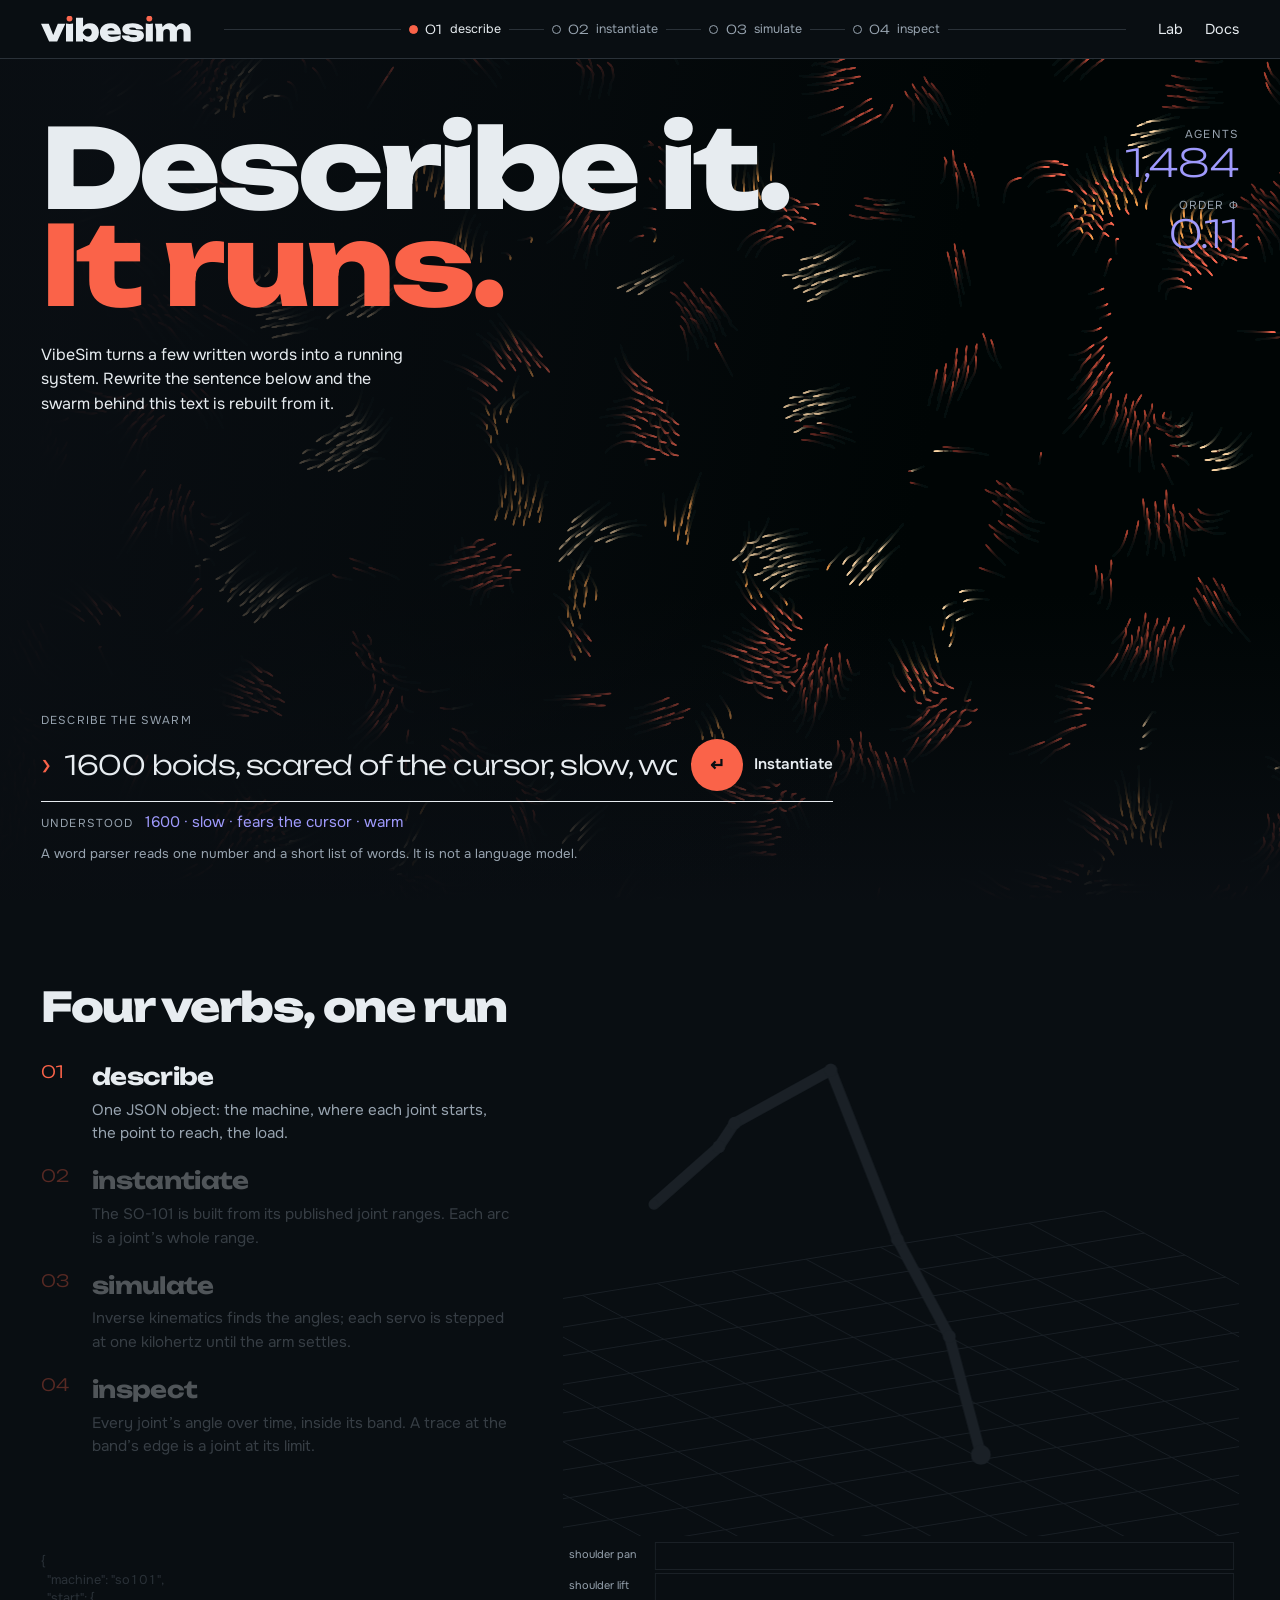
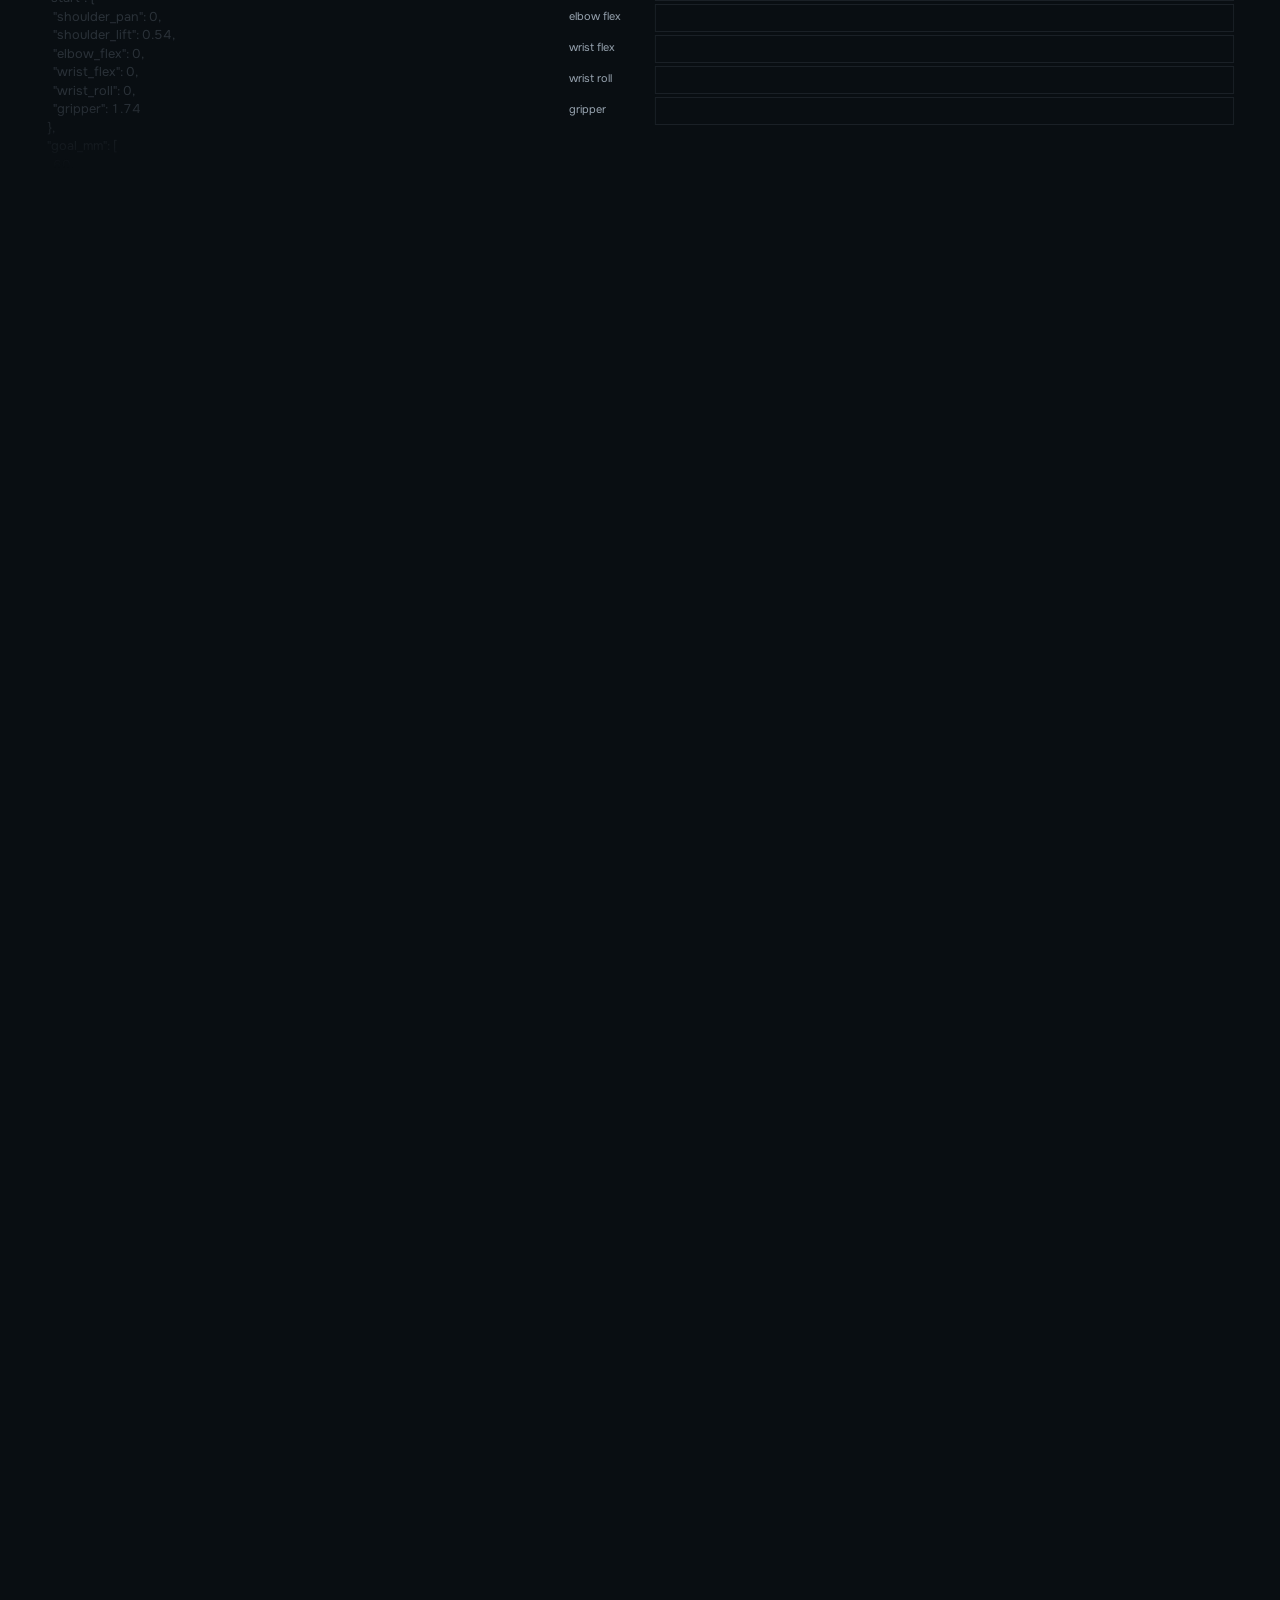
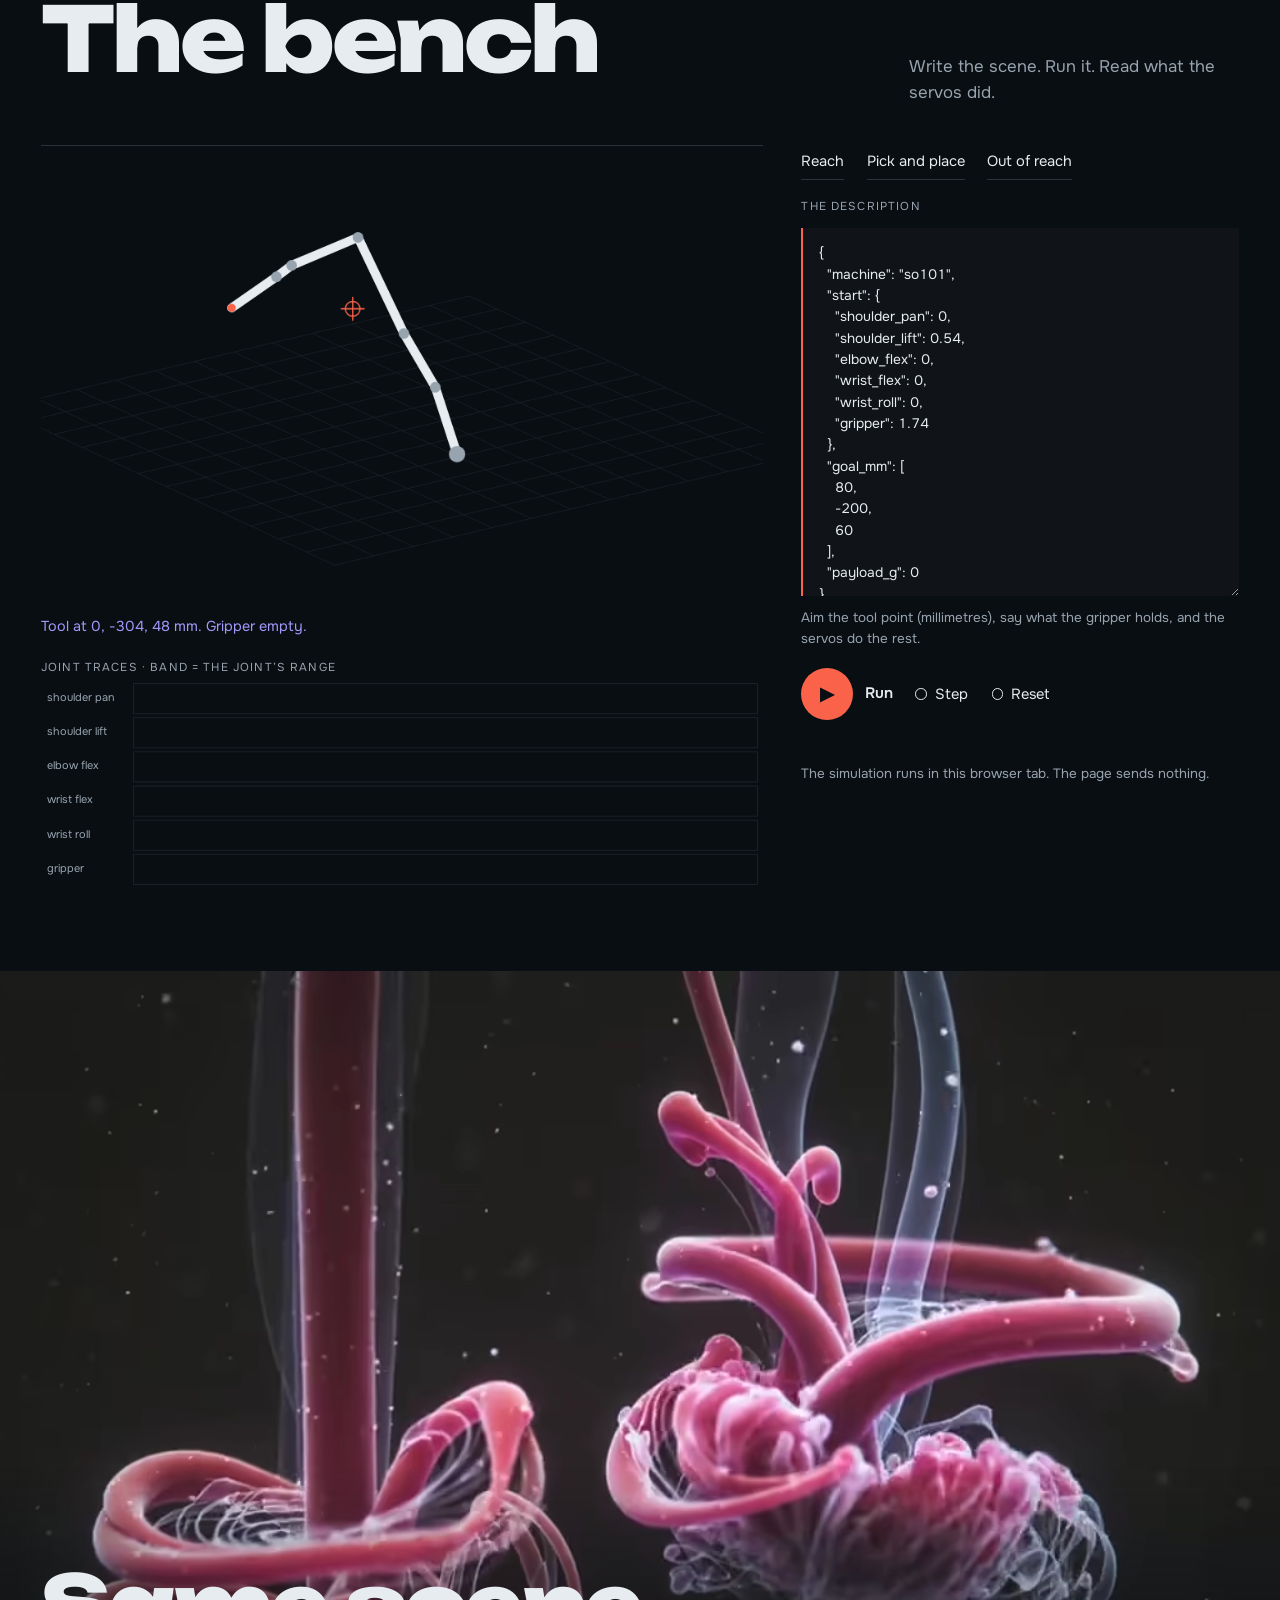
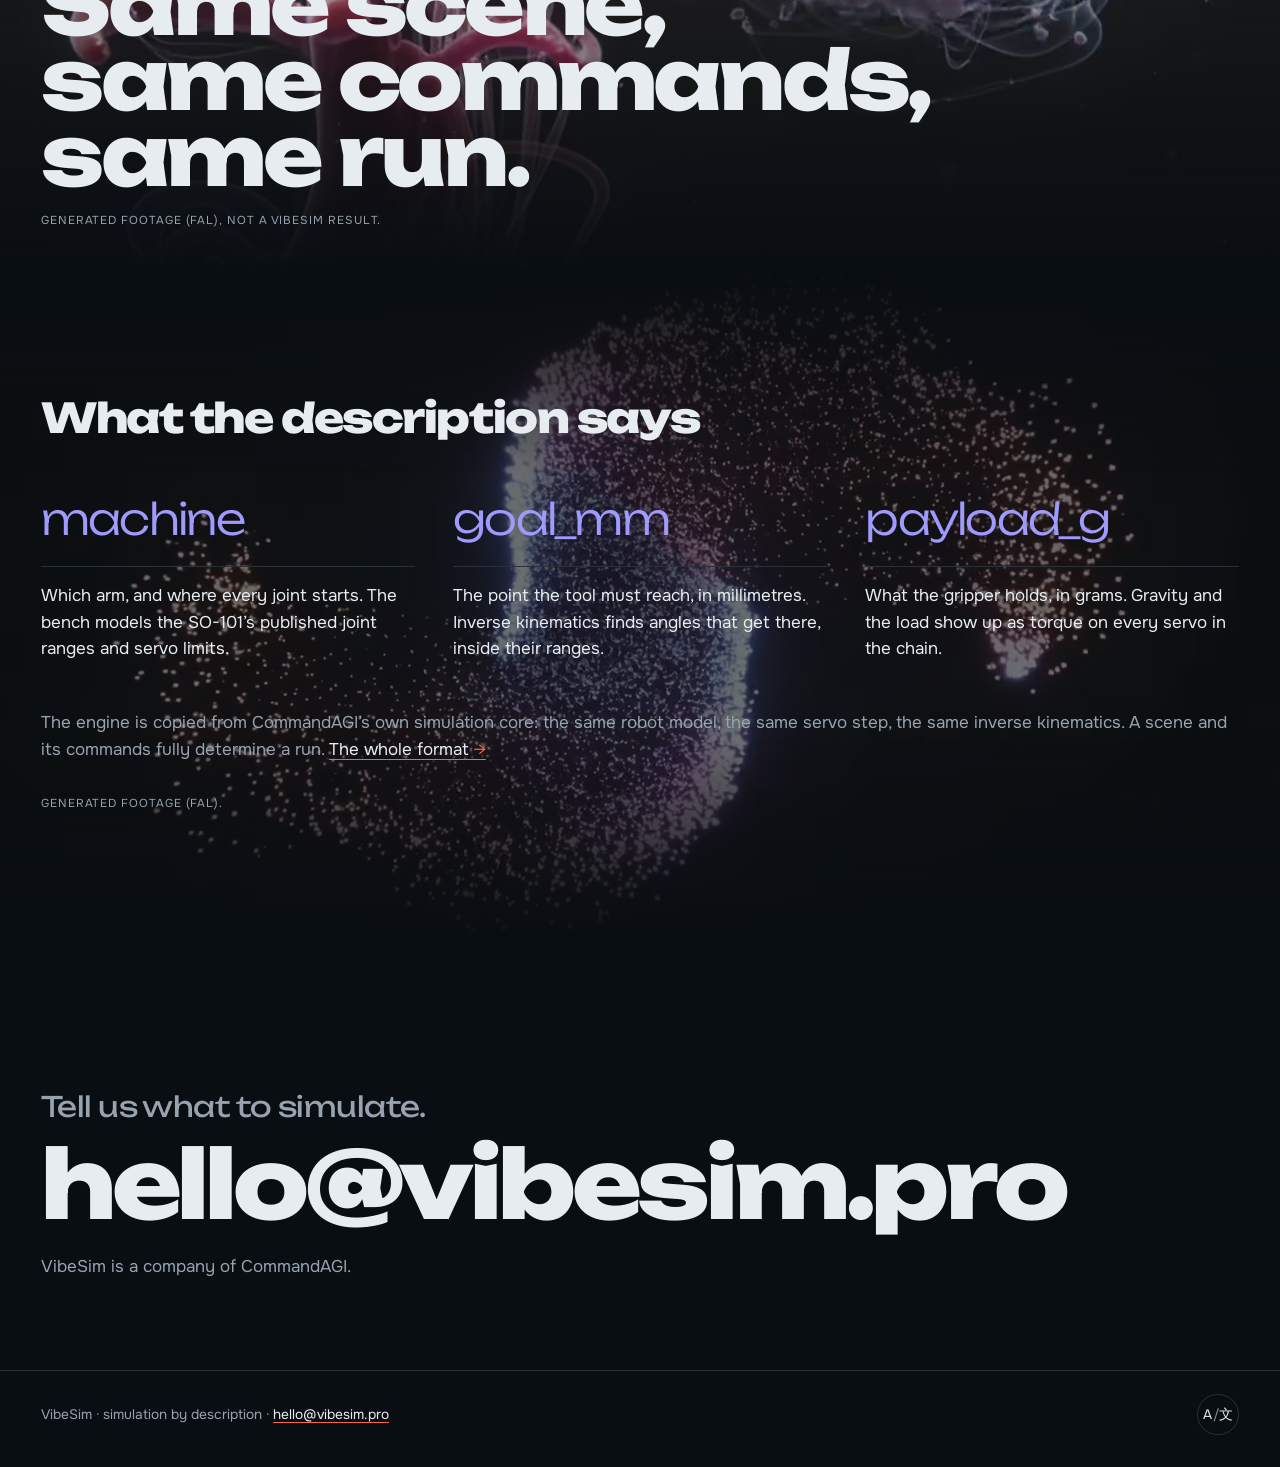
<file: index.html>
<!doctype html>
<html lang="en">
<head>
<meta charset="utf-8" />
<meta name="viewport" content="width=device-width, initial-scale=1, viewport-fit=cover" />
<title>VibeSim — simulation by description</title>
<meta name="description" content="VibeSim runs a simulation from a short written description. Type a sentence and a swarm becomes it; write a scene and a servo-driven arm runs it, in your browser." />
<meta name="theme-color" content="#0b0e12" />
<meta name="color-scheme" content="dark" />
<link rel="canonical" href="https://vibesim.commandagi.app/" />
<link rel="alternate" hreflang="en" href="https://vibesim.commandagi.app/" />
<link rel="alternate" hreflang="es" href="https://vibesim.commandagi.app/es/" />
<link rel="alternate" hreflang="zh-Hans" href="https://vibesim.commandagi.app/zh-Hans/" />
<meta property="og:title" content="VibeSim — simulation by description" />
<meta property="og:description" content="VibeSim runs a simulation from a short written description. Type a sentence and a swarm becomes it; write a scene and a servo-driven arm runs it, in your browser." />
<meta property="og:image" content="https://vibesim.commandagi.app/og.png" />
<meta property="og:url" content="https://vibesim.commandagi.app/" />
<meta name="twitter:card" content="summary_large_image" />
<link rel="icon" href="mark.svg" type="image/svg+xml" />
<link rel="apple-touch-icon" href="touch-icon.png" />
<link rel="preload" href="fonts/unbounded.woff2" as="font" type="font/woff2" crossorigin />
<link rel="stylesheet" href="style.css" />
</head>
<body class="home">
<a class="skip" href="#lab">Skip to the lab</a>
<header class="bar">
  <a class="brand" href="./" aria-label="VibeSim"><img class="brand__word" src="wordmark.svg" alt="VibeSim" width="151" height="26" /></a>
  <ol class="rail" aria-label="Phases of a run">
    <li><a href="#verbs" data-rail="0"><span class="rail__n">01</span> describe</a></li>
    <li><a href="#verbs" data-rail="1"><span class="rail__n">02</span> instantiate</a></li>
    <li><a href="#verbs" data-rail="2"><span class="rail__n">03</span> simulate</a></li>
    <li><a href="#verbs" data-rail="3"><span class="rail__n">04</span> inspect</a></li>
  </ol>
  <nav class="bar__nav" aria-label="Main">
    <a href="#lab">Lab</a>
    <a href="docs/">Docs</a>
  </nav>
</header>

<main>
  <section class="hero" aria-labelledby="hero-title">
    <canvas id="swarm" class="hero__field" role="img" aria-label="A boids swarm, simulated in this tab from the sentence"></canvas>
    <div class="hero__grid">
      <h1 id="hero-title" class="hero__title"><span>Describe it.</span> <span class="hero__title-run">It runs.</span></h1>
      <p class="hero__lede">VibeSim turns a few written words into a running system. Rewrite the sentence below and the swarm behind this text is rebuilt from it.</p>
      <dl class="readout" aria-hidden="true">
        <div><dt>agents</dt><dd id="count">—</dd></div>
        <div><dt>order φ</dt><dd id="phi">—</dd></div>
      </dl>
      <form class="prompt" id="describe">
        <label class="prompt__label" for="sentence">Describe the swarm</label>
        <div class="prompt__row">
          <span class="prompt__caret" aria-hidden="true">›</span>
          <input class="prompt__input" id="sentence" name="sentence" value="1600 boids, scared of the cursor, slow, warm" autocomplete="off" spellcheck="false" enterkeyhint="go" aria-describedby="swarm-note understood-line" />
          <button class="disc" type="submit"><span class="disc__glyph" aria-hidden="true">↵</span><span class="disc__label">Instantiate</span></button>
        </div>
        <p class="prompt__understood" id="understood-line"><span class="prompt__k">Understood</span> <output id="understood" aria-live="polite"></output></p>
        <p class="prompt__note" id="swarm-note">A word parser reads one number and a short list of words. It is not a language model. <button type="button" class="hair still-only" id="swarm-step">Step</button></p>
      </form>
    </div>
    <script type="application/json" id="swarm-strings">{"slow":"slow","fast":"fast","fears the cursor":"fears the cursor","follows the cursor":"follows the cursor","warm":"warm","cold":"cold","tight":"tight","loose":"loose","wind":"wind","swirl":"swirl","(nothing)":"no word I know: the defaults"}</script>
  </section>

  <section class="verbs" id="verbs" aria-labelledby="verbs-title">
    <div class="verbs__stage">
      <h2 id="verbs-title" class="verbs__title">Four verbs, one run</h2>
      <ol class="verbs__list">
        <li data-verb="0"><span class="verbs__n">01</span><strong>describe</strong><span class="verbs__text">One JSON object: the machine, where each joint starts, the point to reach, the load.</span></li>
        <li data-verb="1"><span class="verbs__n">02</span><strong>instantiate</strong><span class="verbs__text">The SO-101 is built from its published joint ranges. Each arc is a joint’s whole range.</span></li>
        <li data-verb="2"><span class="verbs__n">03</span><strong>simulate</strong><span class="verbs__text">Inverse kinematics finds the angles; each servo is stepped at one kilohertz until the arm settles.</span></li>
        <li data-verb="3"><span class="verbs__n">04</span><strong>inspect</strong><span class="verbs__text">Every joint’s angle over time, inside its band. A trace at the band’s edge is a joint at its limit.</span></li>
      </ol>
      <pre class="verbs__code" id="verbs-code" aria-hidden="true"></pre>
      <canvas class="verbs__arm" id="verbs-arm" role="img" aria-label="The pick-and-place run, drawn at the scroll’s position"></canvas>
      <canvas class="verbs__traces" id="verbs-traces" role="img" aria-label="The six joints’ angles over the run"></canvas>
    </div>
  </section>

  <section class="bench" id="lab" aria-labelledby="lab-title">
    <header class="bench__head">
      <h2 id="lab-title">The bench</h2>
      <p>Write the scene. Run it. Read what the servos did.</p>
    </header>
    <div class="lab">
      <div class="lab__stage">
        <canvas id="stage" width="880" height="560" aria-label="The simulated arm, drawn from the description" role="img"></canvas>
        <p class="lab__hud" id="hud" aria-live="polite">Home pose.</p>
        <p class="lab__label" id="traces-label">Joint traces · band = the joint’s range</p>
        <canvas id="traces" class="lab__traces" width="880" height="240" aria-label="Each joint’s angle over the run, inside its range" role="img"></canvas>
      </div>
      <div class="lab__side">
        <div class="lab__presets" role="group" aria-label="Example descriptions">
          <button type="button" class="chip" data-preset="reach">Reach</button>
          <button type="button" class="chip" data-preset="pick">Pick and place</button>
          <button type="button" class="chip" data-preset="unreachable">Out of reach</button>
        </div>
        <label class="lab__label" for="scene">The description</label>
        <textarea id="scene" class="lab__scene" spellcheck="false" rows="12" aria-describedby="scene-help"></textarea>
        <p class="lab__help" id="scene-help">Aim the tool point (millimetres), say what the gripper holds, and the servos do the rest.</p>
        <div class="lab__actions">
          <button type="button" class="disc" id="run"><span class="disc__glyph" aria-hidden="true">▶</span><span class="disc__label">Run</span></button>
          <button type="button" class="hair" id="step">Step</button>
          <button type="button" class="hair" id="reset">Reset</button>
          <span class="lab__status" id="status" role="status"></span>
        </div>
        <p class="lab__note">The simulation runs in this browser tab. The page sends nothing.</p>
      </div>
    </div>
  </section>

  <section class="interval" aria-label="Same scene, same commands, same run.">
    <video class="interval__video" data-lazy muted loop playsinline preload="none" poster="media/pigment.jpg" aria-hidden="true">
      <source data-src="media/pigment.webm" type="video/webm; codecs=av01.0.05M.08" />
      <source data-src="media/pigment.mp4" type="video/mp4" />
    </video>
    <p class="interval__line">Same scene, same commands, same run.</p>
    <p class="caption">Generated footage (fal), not a VibeSim result.</p>
  </section>

  <section class="fields" aria-labelledby="fields-title">
    <video class="fields__video" data-lazy muted loop playsinline preload="none" poster="media/flock.jpg" aria-hidden="true">
      <source data-src="media/flock.webm" type="video/webm; codecs=av01.0.05M.08" />
      <source data-src="media/flock.mp4" type="video/mp4" />
    </video>
    <h2 id="fields-title" class="fields__title">What the description says</h2>
    <dl class="fields__list">
      <div><dt>machine</dt><dd>Which arm, and where every joint starts. The bench models the SO-101’s published joint ranges and servo limits.</dd></div>
      <div><dt>goal_mm</dt><dd>The point the tool must reach, in millimetres. Inverse kinematics finds angles that get there, inside their ranges.</dd></div>
      <div><dt>payload_g</dt><dd>What the gripper holds, in grams. Gravity and the load show up as torque on every servo in the chain.</dd></div>
    </dl>
    <p class="fields__engine">The engine is copied from CommandAGI’s own simulation core: the same robot model, the same servo step, the same inverse kinematics. A scene and its commands fully determine a run. <a class="arrow" href="docs/">The whole format</a></p>
    <p class="caption">Generated footage (fal).</p>
  </section>

  <section class="contact" id="contact" aria-labelledby="contact-title">
    <h2 id="contact-title">Tell us what to simulate.</h2>
    <p><a class="contact__mail" href="mailto:hello@vibesim.pro">hello@vibesim.pro</a></p>
    <p class="contact__by">VibeSim is a company of CommandAGI.</p>
  </section>
</main>

<footer class="foot">
  <div class="foot__row">
    <p>VibeSim · simulation by description · <a href="mailto:hello@vibesim.pro">hello@vibesim.pro</a></p>
    <div class="lang">
      <button type="button" class="lang-btn" commandfor="lang-dialog" command="show-modal" aria-haspopup="dialog" aria-label="Language" title="Language"><span class="lang-btn__glyph" aria-hidden="true">A<span>/</span><span lang="zh-Hans">文</span></span></button>
      <noscript><nav class="lang-links" aria-label="Languages"><a href="/es/" hreflang="es"><span lang="es">Español</span></a> <a href="/zh-Hans/" hreflang="zh-Hans"><span lang="zh-Hans">简体中文</span></a></nav></noscript>
      <dialog id="lang-dialog" class="lang-dialog" aria-labelledby="lang-dialog-title">
        <div class="lang-dialog__box">
          <div class="lang-dialog__head"><h2 id="lang-dialog-title">Language</h2><form method="dialog"><button class="lang-dialog__close" aria-label="Close">✕</button></form></div>
          <ul class="lang-list">
            <li><a href="/" hreflang="en" aria-current="true" autofocus><span lang="en">English</span></a></li>
            <li><a href="/es/" hreflang="es"><span lang="es">Español</span></a></li>
            <li><a href="/zh-Hans/" hreflang="zh-Hans"><span lang="zh-Hans">简体中文</span></a></li>
          </ul>
        </div>
      </dialog>
    </div>
  </div>
</footer>

<script type="module" src="lab/swarm.js"></script>
<script type="module" src="lab/verbs.js"></script>
<script type="module" src="lab/lab.js"></script>
<script type="module" src="lab/page.js"></script>
</body>
</html>
</file>
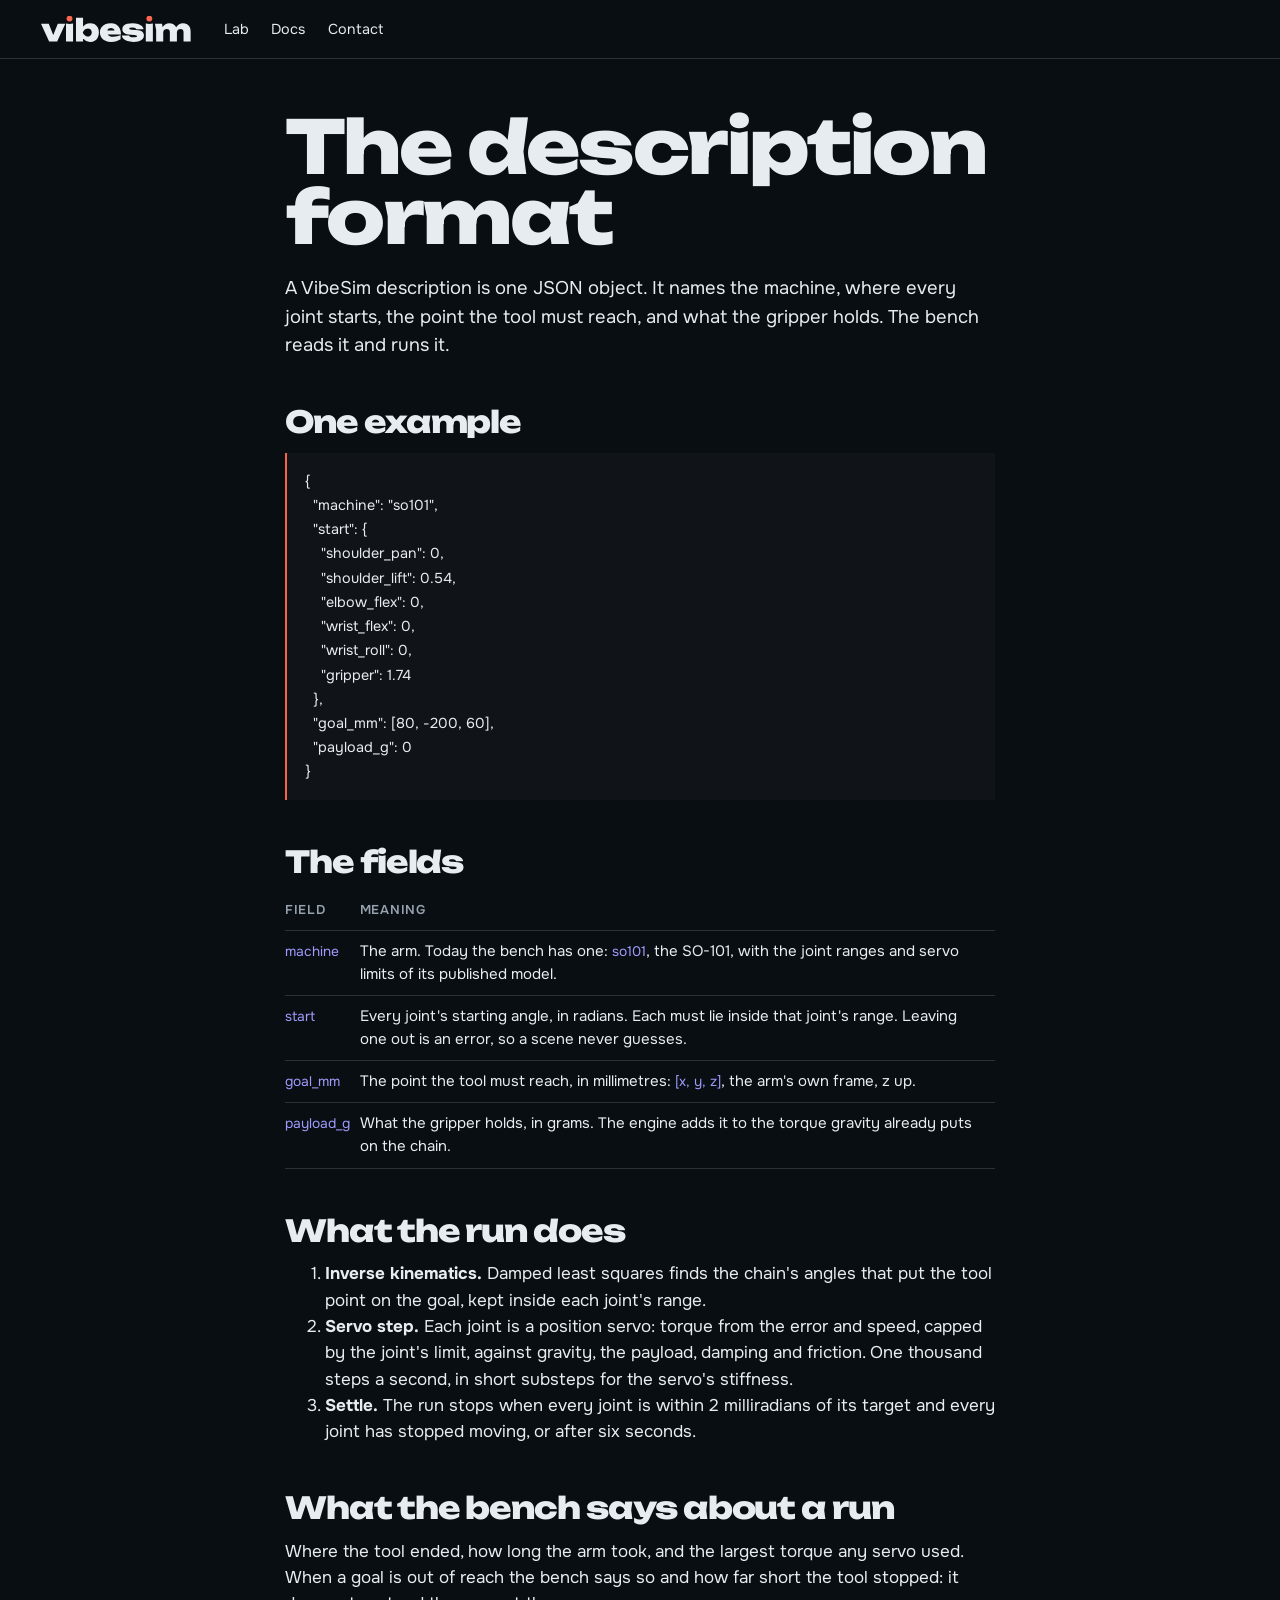
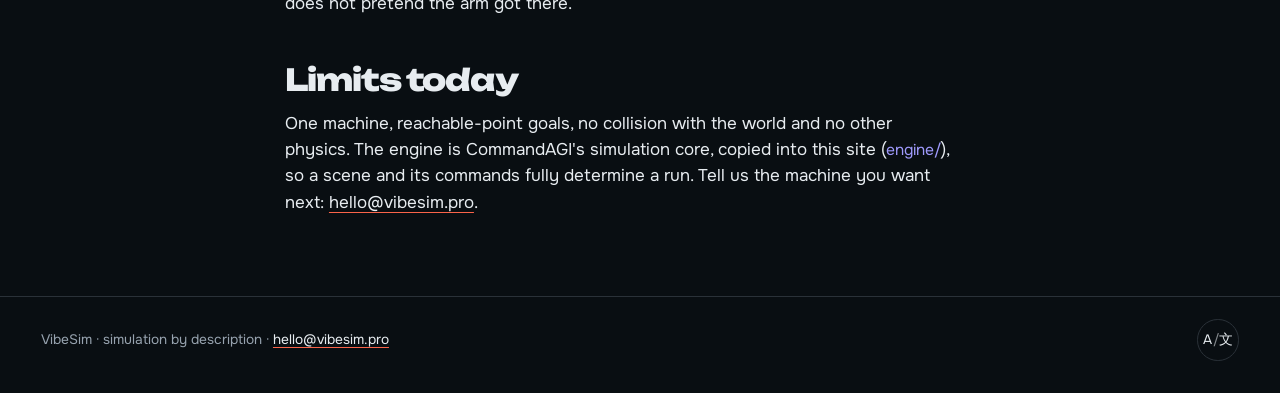
<file: docs/index.html>
<!doctype html>
<html lang="en">
<head>
<meta charset="utf-8" />
<meta name="viewport" content="width=device-width, initial-scale=1" />
<title>VibeSim — the description format</title>
<meta name="description" content="The VibeSim description: the machine, its start pose, the tool point to reach and the payload. One JSON object, run in the browser." />
<meta name="theme-color" content="#0a0d10" />
<link rel="canonical" href="https://vibesim.commandagi.app/docs/" />
<link rel="alternate" hreflang="en" href="https://vibesim.commandagi.app/docs/" />
<link rel="alternate" hreflang="es" href="https://vibesim.commandagi.app/es/docs/" />
<link rel="alternate" hreflang="zh-Hans" href="https://vibesim.commandagi.app/zh-Hans/docs/" />
<link rel="icon" href="../mark.svg" type="image/svg+xml" />
<link rel="stylesheet" href="../style.css" />
</head>
<body>
<a class="skip" href="#doc">Skip to the document</a>
<header class="bar">
  <a class="brand" href="../"><img class="brand__word" src="../wordmark.svg" alt="VibeSim" width="151" height="26" /></a>
  <nav class="bar__nav" aria-label="Main">
    <a href="../#lab">Lab</a>
    <a href="./">Docs</a>
    <a href="../#contact">Contact</a>
  </nav>
</header>

<main class="wrap doc" id="doc">
  <h1>The description format</h1>
  <p class="lede">A VibeSim description is one JSON object. It names the machine, where every joint starts, the point the tool must reach, and what the gripper holds. The bench reads it and runs it.</p>

  <h2>One example</h2>
<pre><code>{
  "machine": "so101",
  "start": {
    "shoulder_pan": 0,
    "shoulder_lift": 0.54,
    "elbow_flex": 0,
    "wrist_flex": 0,
    "wrist_roll": 0,
    "gripper": 1.74
  },
  "goal_mm": [80, -200, 60],
  "payload_g": 0
}</code></pre>

  <h2>The fields</h2>
  <table>
    <thead><tr><th>field</th><th>meaning</th></tr></thead>
    <tbody>
      <tr><td><code>machine</code></td><td>The arm. Today the bench has one: <code>so101</code>, the SO-101, with the joint ranges and servo limits of its published model.</td></tr>
      <tr><td><code>start</code></td><td>Every joint's starting angle, in radians. Each must lie inside that joint's range. Leaving one out is an error, so a scene never guesses.</td></tr>
      <tr><td><code>goal_mm</code></td><td>The point the tool must reach, in millimetres: <code>[x, y, z]</code>, the arm's own frame, z up.</td></tr>
      <tr><td><code>payload_g</code></td><td>What the gripper holds, in grams. The engine adds it to the torque gravity already puts on the chain.</td></tr>
    </tbody>
  </table>

  <h2>What the run does</h2>
  <ol class="steps">
    <li><strong>Inverse kinematics.</strong> Damped least squares finds the chain's angles that put the tool point on the goal, kept inside each joint's range.</li>
    <li><strong>Servo step.</strong> Each joint is a position servo: torque from the error and speed, capped by the joint's limit, against gravity, the payload, damping and friction. One thousand steps a second, in short substeps for the servo's stiffness.</li>
    <li><strong>Settle.</strong> The run stops when every joint is within 2 milliradians of its target and every joint has stopped moving, or after six seconds.</li>
  </ol>

  <h2>What the bench says about a run</h2>
  <p>Where the tool ended, how long the arm took, and the largest torque any servo used. When a goal is out of reach the bench says so and how far short the tool stopped: it does not pretend the arm got there.</p>

  <h2>Limits today</h2>
  <p>One machine, reachable-point goals, no collision with the world and no other physics. The engine is CommandAGI's simulation core, copied into this site (<code>engine/</code>), so a scene and its commands fully determine a run. Tell us the machine you want next: <a href="mailto:hello@vibesim.pro">hello@vibesim.pro</a>.</p>
</main>

<footer class="foot">
  <div class="wrap foot__row">
    <p>VibeSim · simulation by description · <a href="mailto:hello@vibesim.pro">hello@vibesim.pro</a></p>
    <div class="lang">
      <button type="button" class="lang-btn" commandfor="lang-dialog" command="show-modal" aria-haspopup="dialog" aria-label="Language" title="Language"><span class="lang-btn__glyph" aria-hidden="true">A<span>/</span><span lang="zh-Hans">文</span></span></button>
      <noscript><nav class="lang-links" aria-label="Languages"><a href="/es/docs/" hreflang="es"><span lang="es">Español</span></a> <a href="/zh-Hans/docs/" hreflang="zh-Hans"><span lang="zh-Hans">简体中文</span></a></nav></noscript>
      <dialog id="lang-dialog" class="lang-dialog" aria-labelledby="lang-dialog-title">
        <div class="lang-dialog__box">
          <div class="lang-dialog__head"><h2 id="lang-dialog-title">Language</h2><form method="dialog"><button class="lang-dialog__close" aria-label="Close">✕</button></form></div>
          <ul class="lang-list">
            <li><a href="./" hreflang="en" aria-current="true" autofocus><span lang="en">English</span></a></li>
            <li><a href="/es/docs/" hreflang="es"><span lang="es">Español</span></a></li>
            <li><a href="/zh-Hans/docs/" hreflang="zh-Hans"><span lang="zh-Hans">简体中文</span></a></li>
          </ul>
        </div>
      </dialog>
    </div>
  </div>
</footer>
</body>
</html>
</file>
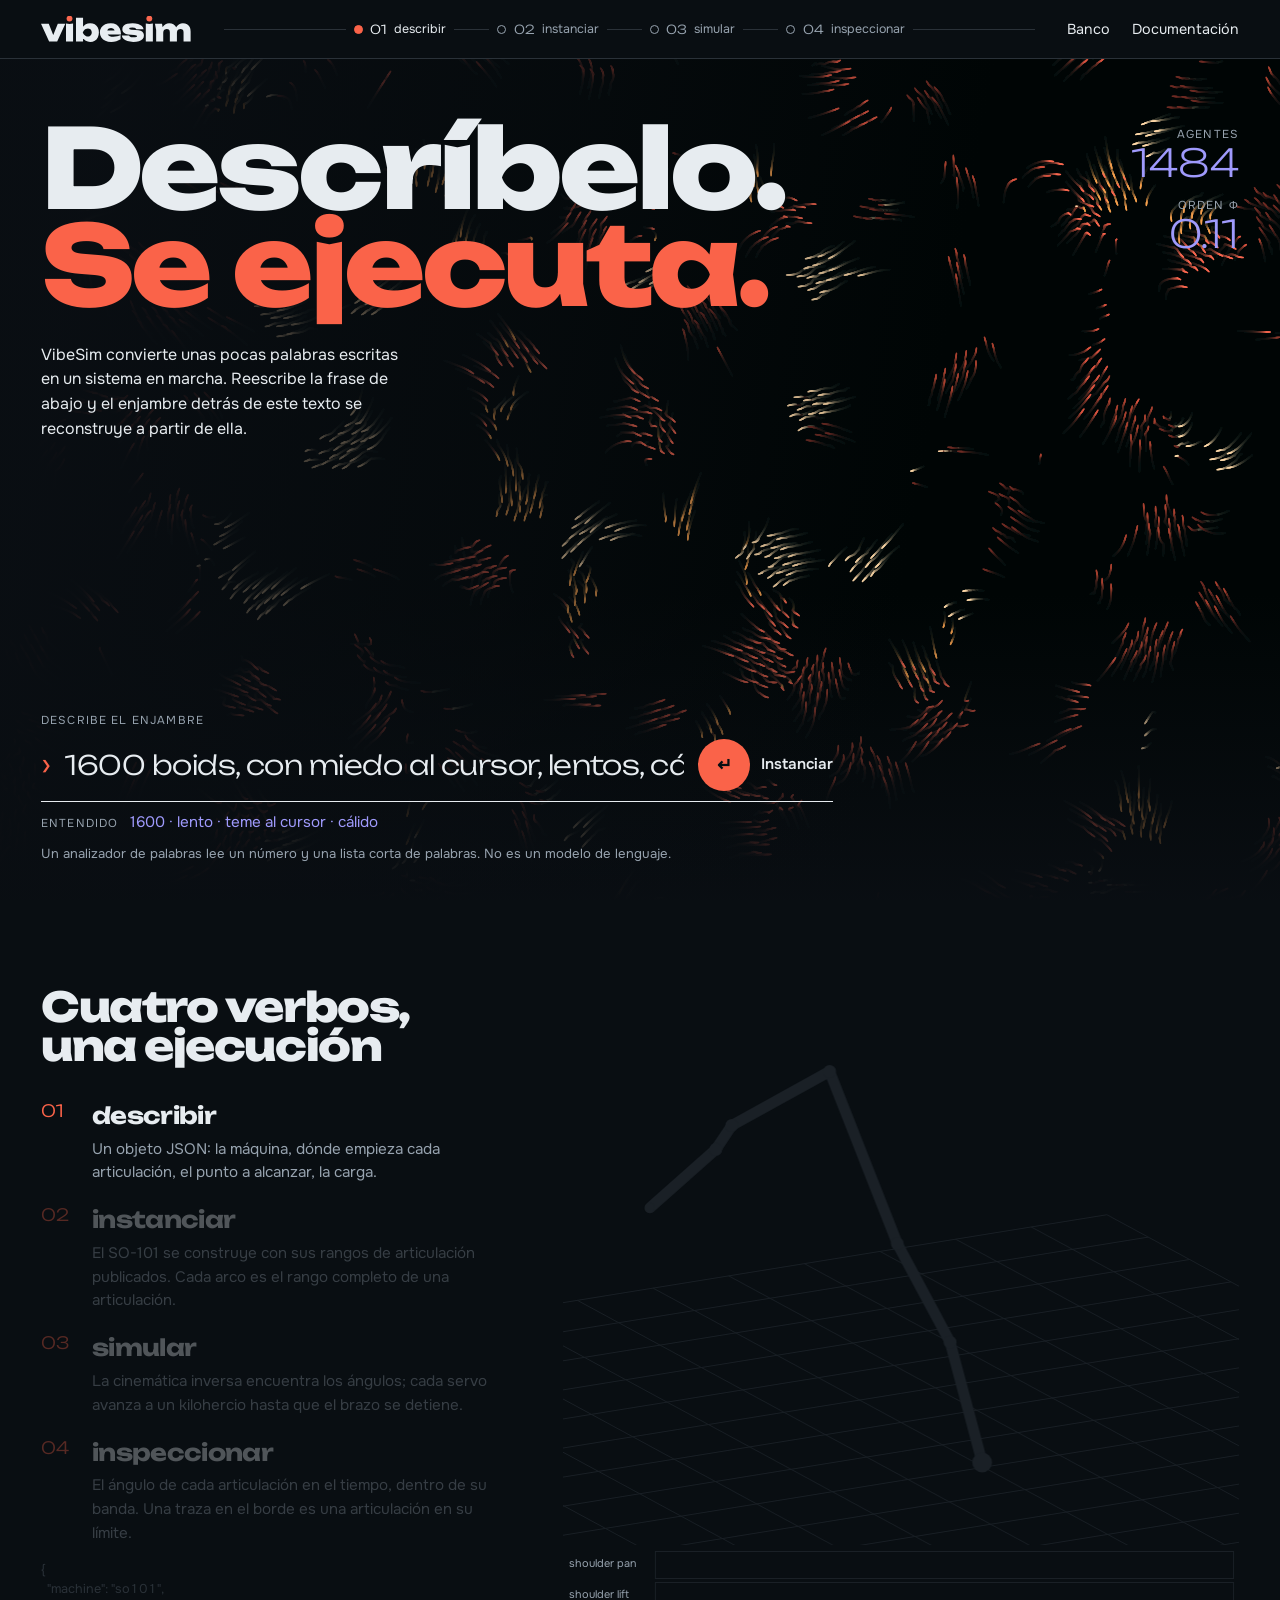
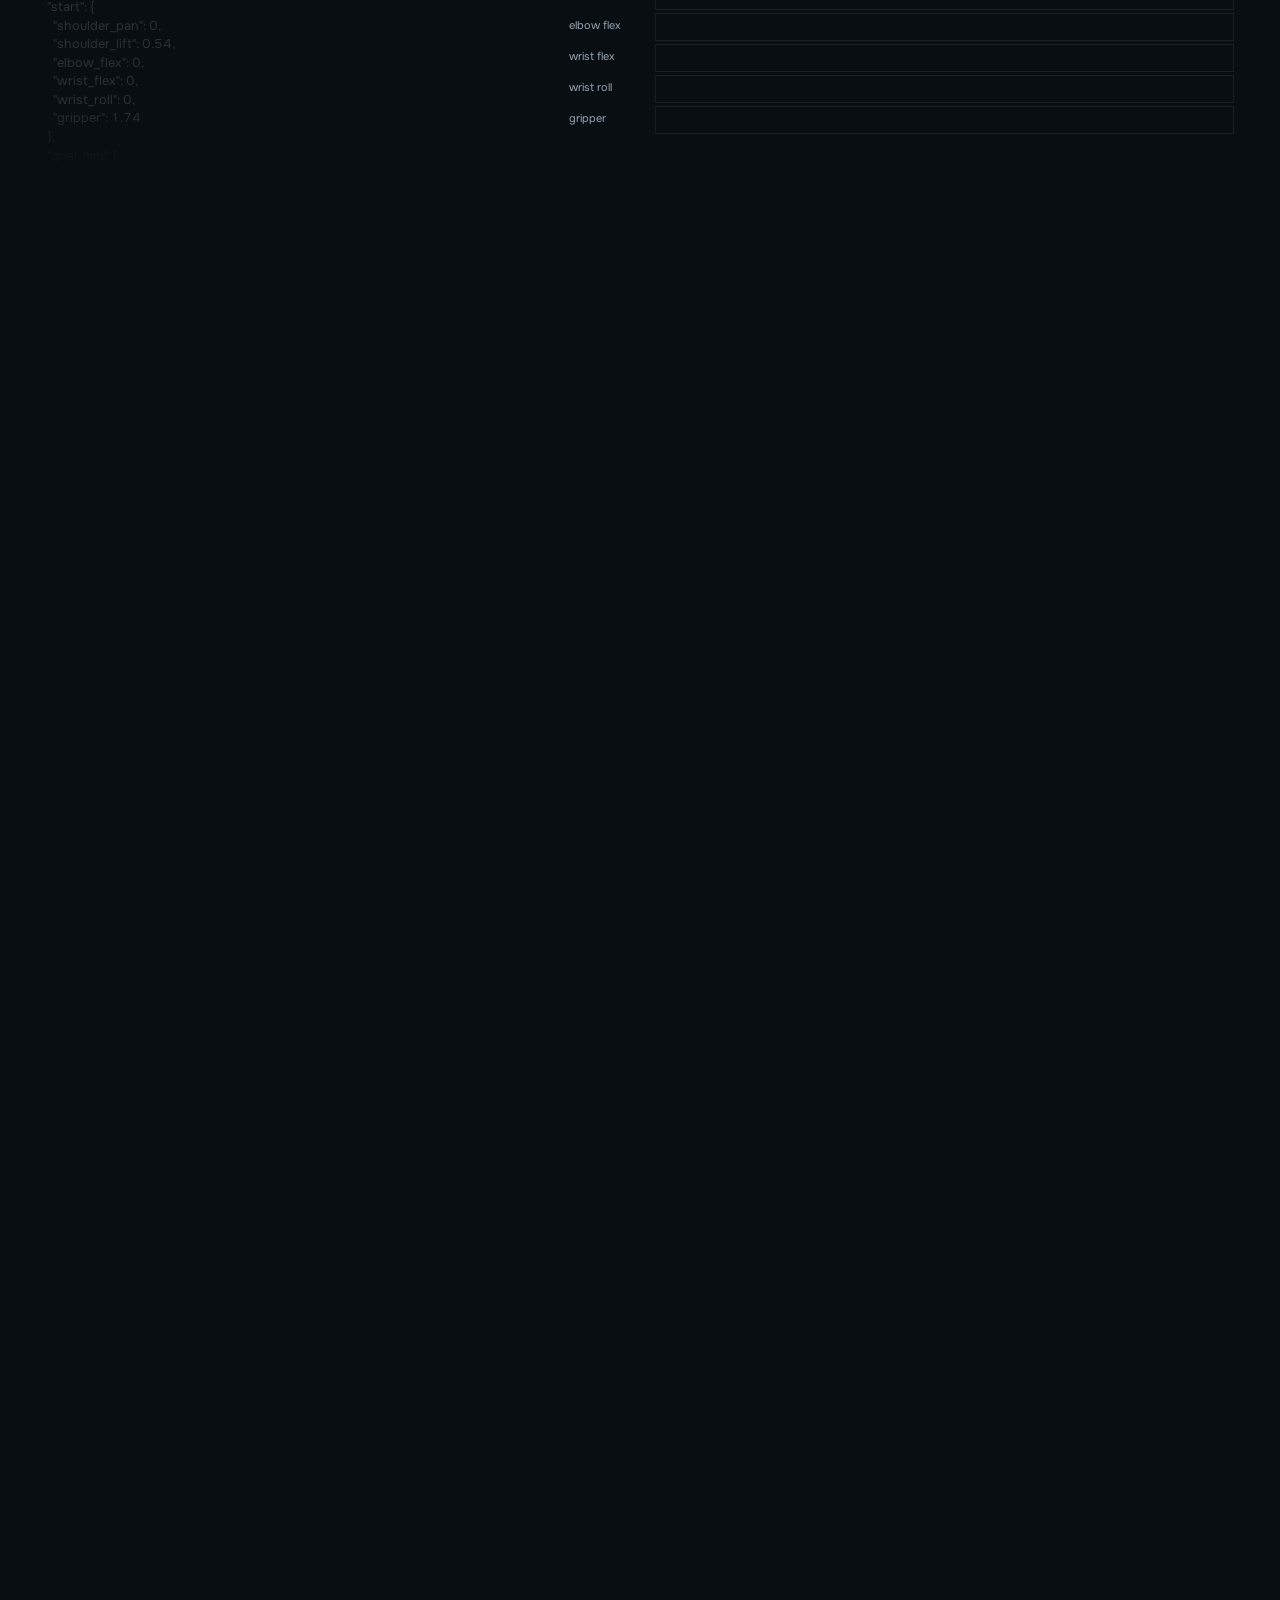
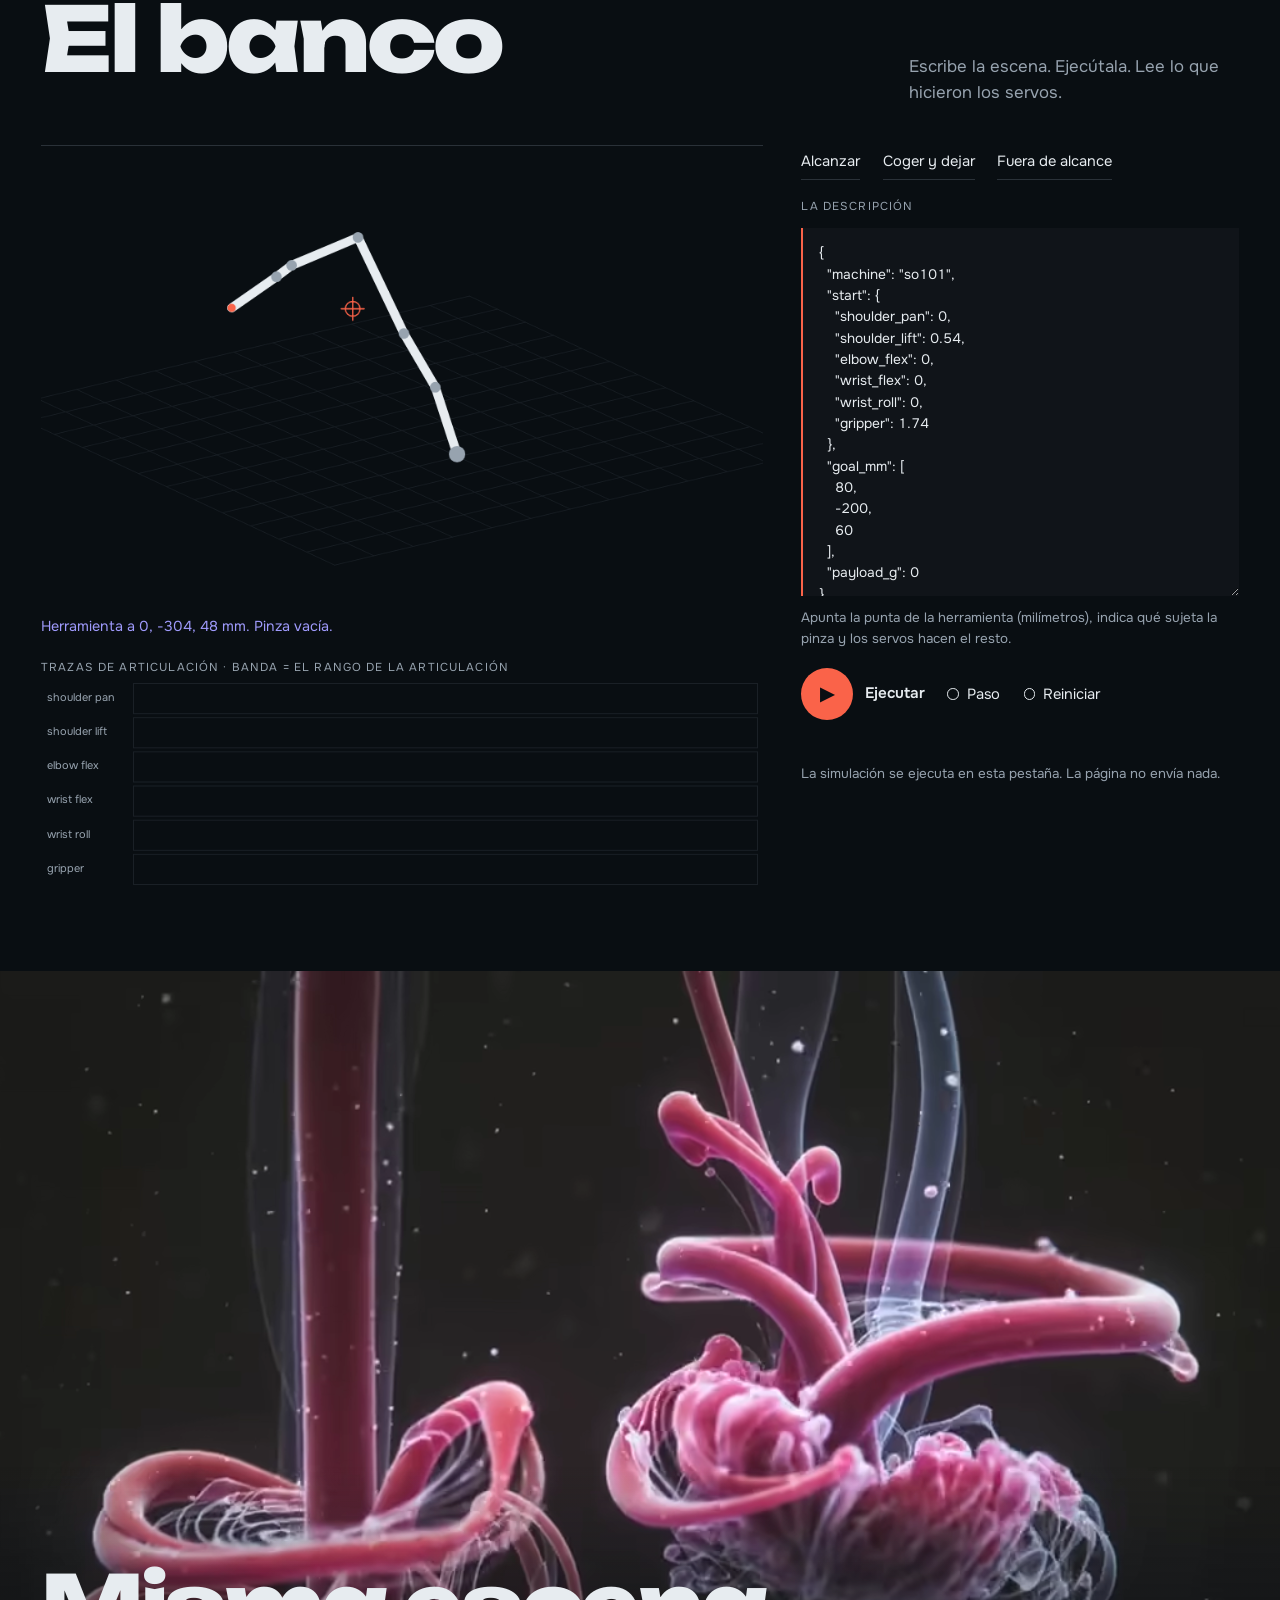
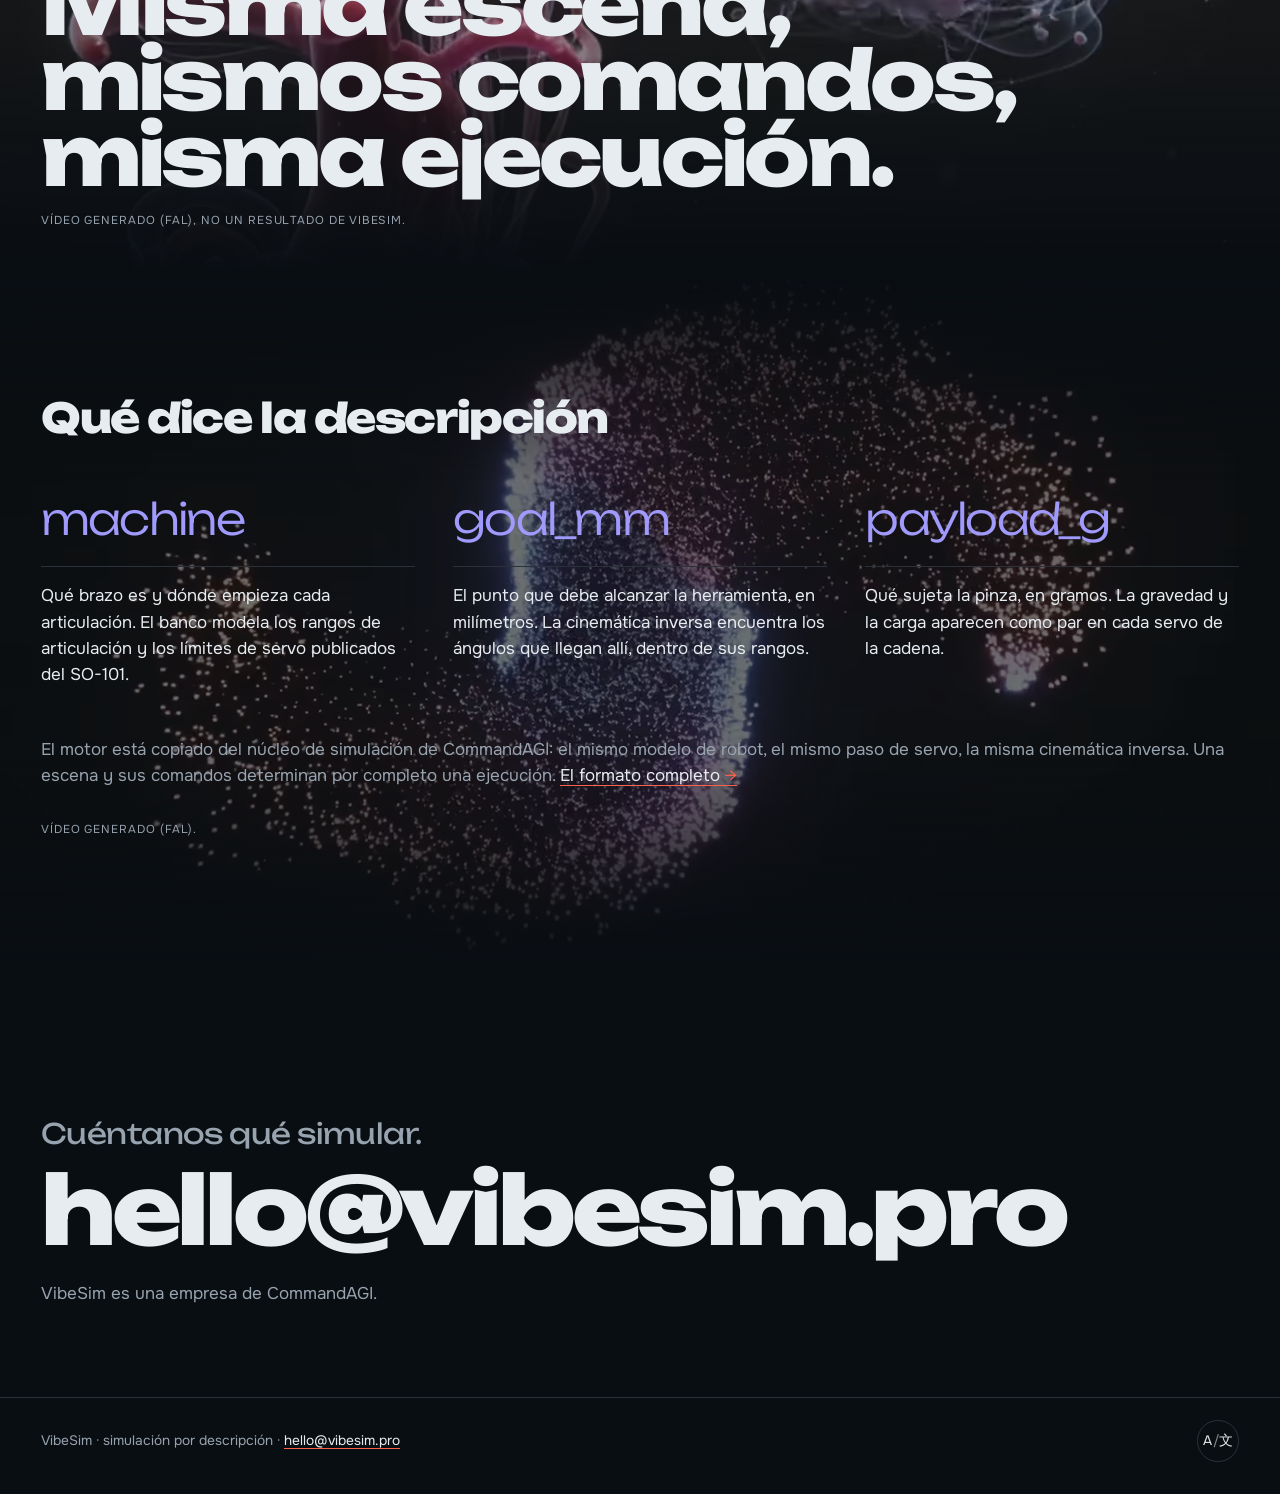
<file: es/index.html>
<!doctype html>
<html lang="es">
<head>
<meta charset="utf-8" />
<meta name="viewport" content="width=device-width, initial-scale=1, viewport-fit=cover" />
<title>VibeSim — simulación por descripción</title>
<meta name="description" content="VibeSim ejecuta una simulación a partir de una breve descripción escrita. Escribe una frase y un enjambre se convierte en ella; escribe una escena y un brazo con servos la ejecuta, en tu navegador." />
<meta name="theme-color" content="#0b0e12" />
<meta name="color-scheme" content="dark" />
<link rel="canonical" href="https://vibesim.commandagi.app/es/" />
<link rel="alternate" hreflang="en" href="https://vibesim.commandagi.app/" />
<link rel="alternate" hreflang="es" href="https://vibesim.commandagi.app/es/" />
<link rel="alternate" hreflang="zh-Hans" href="https://vibesim.commandagi.app/zh-Hans/" />
<meta property="og:title" content="VibeSim — simulación por descripción" />
<meta property="og:description" content="VibeSim ejecuta una simulación a partir de una breve descripción escrita. Escribe una frase y un enjambre se convierte en ella; escribe una escena y un brazo con servos la ejecuta, en tu navegador." />
<meta property="og:image" content="https://vibesim.commandagi.app/og.png" />
<meta property="og:url" content="https://vibesim.commandagi.app/es/" />
<meta name="twitter:card" content="summary_large_image" />
<link rel="icon" href="../mark.svg" type="image/svg+xml" />
<link rel="apple-touch-icon" href="../touch-icon.png" />
<link rel="preload" href="../fonts/unbounded.woff2" as="font" type="font/woff2" crossorigin />
<link rel="stylesheet" href="../style.css" />
</head>
<body class="home">
<a class="skip" href="#lab">Ir al laboratorio</a>
<header class="bar">
  <a class="brand" href="./" aria-label="VibeSim"><img class="brand__word" src="../wordmark.svg" alt="VibeSim" width="151" height="26" /></a>
  <ol class="rail" aria-label="Fases de una ejecución">
    <li><a href="#verbs" data-rail="0"><span class="rail__n">01</span> describir</a></li>
    <li><a href="#verbs" data-rail="1"><span class="rail__n">02</span> instanciar</a></li>
    <li><a href="#verbs" data-rail="2"><span class="rail__n">03</span> simular</a></li>
    <li><a href="#verbs" data-rail="3"><span class="rail__n">04</span> inspeccionar</a></li>
  </ol>
  <nav class="bar__nav" aria-label="Principal">
    <a href="#lab">Banco</a>
    <a href="docs/">Documentación</a>
  </nav>
</header>

<main>
  <section class="hero" aria-labelledby="hero-title">
    <canvas id="swarm" class="hero__field" role="img" aria-label="Un enjambre de boids, simulado en esta pestaña a partir de la frase"></canvas>
    <div class="hero__grid">
      <h1 id="hero-title" class="hero__title"><span>Descríbelo.</span> <span class="hero__title-run">Se ejecuta.</span></h1>
      <p class="hero__lede">VibeSim convierte unas pocas palabras escritas en un sistema en marcha. Reescribe la frase de abajo y el enjambre detrás de este texto se reconstruye a partir de ella.</p>
      <dl class="readout" aria-hidden="true">
        <div><dt>agentes</dt><dd id="count">—</dd></div>
        <div><dt>orden φ</dt><dd id="phi">—</dd></div>
      </dl>
      <form class="prompt" id="describe">
        <label class="prompt__label" for="sentence">Describe el enjambre</label>
        <div class="prompt__row">
          <span class="prompt__caret" aria-hidden="true">›</span>
          <input class="prompt__input" id="sentence" name="sentence" value="1600 boids, con miedo al cursor, lentos, cálidos" autocomplete="off" spellcheck="false" enterkeyhint="go" aria-describedby="swarm-note understood-line" />
          <button class="disc" type="submit"><span class="disc__glyph" aria-hidden="true">↵</span><span class="disc__label">Instanciar</span></button>
        </div>
        <p class="prompt__understood" id="understood-line"><span class="prompt__k">Entendido</span> <output id="understood" aria-live="polite"></output></p>
        <p class="prompt__note" id="swarm-note">Un analizador de palabras lee un número y una lista corta de palabras. No es un modelo de lenguaje. <button type="button" class="hair still-only" id="swarm-step">Paso</button></p>
      </form>
    </div>
    <script type="application/json" id="swarm-strings">{"slow":"lento","fast":"rápido","fears the cursor":"teme al cursor","follows the cursor":"sigue al cursor","warm":"cálido","cold":"frío","tight":"compacto","loose":"disperso","wind":"viento","swirl":"remolino","(nothing)":"ninguna palabra conocida: los valores por defecto"}</script>
  </section>

  <section class="verbs" id="verbs" aria-labelledby="verbs-title">
    <div class="verbs__stage">
      <h2 id="verbs-title" class="verbs__title">Cuatro verbos, una ejecución</h2>
      <ol class="verbs__list">
        <li data-verb="0"><span class="verbs__n">01</span><strong>describir</strong><span class="verbs__text">Un objeto JSON: la máquina, dónde empieza cada articulación, el punto a alcanzar, la carga.</span></li>
        <li data-verb="1"><span class="verbs__n">02</span><strong>instanciar</strong><span class="verbs__text">El SO-101 se construye con sus rangos de articulación publicados. Cada arco es el rango completo de una articulación.</span></li>
        <li data-verb="2"><span class="verbs__n">03</span><strong>simular</strong><span class="verbs__text">La cinemática inversa encuentra los ángulos; cada servo avanza a un kilohercio hasta que el brazo se detiene.</span></li>
        <li data-verb="3"><span class="verbs__n">04</span><strong>inspeccionar</strong><span class="verbs__text">El ángulo de cada articulación en el tiempo, dentro de su banda. Una traza en el borde es una articulación en su límite.</span></li>
      </ol>
      <pre class="verbs__code" id="verbs-code" aria-hidden="true"></pre>
      <canvas class="verbs__arm" id="verbs-arm" role="img" aria-label="La ejecución de coger y dejar, dibujada en la posición del desplazamiento"></canvas>
      <canvas class="verbs__traces" id="verbs-traces" role="img" aria-label="Los ángulos de las seis articulaciones durante la ejecución"></canvas>
    </div>
  </section>

  <section class="bench" id="lab" aria-labelledby="lab-title">
    <header class="bench__head">
      <h2 id="lab-title">El banco</h2>
      <p>Escribe la escena. Ejecútala. Lee lo que hicieron los servos.</p>
    </header>
    <div class="lab">
      <div class="lab__stage">
        <canvas id="stage" width="880" height="560" aria-label="El brazo simulado, dibujado a partir de la descripción" role="img"></canvas>
        <p class="lab__hud" id="hud" aria-live="polite">Pose de reposo.</p>
        <p class="lab__label" id="traces-label">Trazas de articulación · banda = el rango de la articulación</p>
        <canvas id="traces" class="lab__traces" width="880" height="240" aria-label="El ángulo de cada articulación durante la ejecución, dentro de su rango" role="img"></canvas>
      </div>
      <div class="lab__side">
        <div class="lab__presets" role="group" aria-label="Descripciones de ejemplo">
          <button type="button" class="chip" data-preset="reach">Alcanzar</button>
          <button type="button" class="chip" data-preset="pick">Coger y dejar</button>
          <button type="button" class="chip" data-preset="unreachable">Fuera de alcance</button>
        </div>
        <label class="lab__label" for="scene">La descripción</label>
        <textarea id="scene" class="lab__scene" spellcheck="false" rows="12" aria-describedby="scene-help"></textarea>
        <p class="lab__help" id="scene-help">Apunta la punta de la herramienta (milímetros), indica qué sujeta la pinza y los servos hacen el resto.</p>
        <div class="lab__actions">
          <button type="button" class="disc" id="run"><span class="disc__glyph" aria-hidden="true">▶</span><span class="disc__label">Ejecutar</span></button>
          <button type="button" class="hair" id="step">Paso</button>
          <button type="button" class="hair" id="reset">Reiniciar</button>
          <span class="lab__status" id="status" role="status"></span>
        </div>
        <p class="lab__note">La simulación se ejecuta en esta pestaña. La página no envía nada.</p>
      </div>
    </div>
  </section>

  <section class="interval" aria-label="Misma escena, mismos comandos, misma ejecución.">
    <video class="interval__video" data-lazy muted loop playsinline preload="none" poster="../media/pigment.jpg" aria-hidden="true">
      <source data-src="../media/pigment.webm" type="video/webm; codecs=av01.0.05M.08" />
      <source data-src="../media/pigment.mp4" type="video/mp4" />
    </video>
    <p class="interval__line">Misma escena, mismos comandos, misma ejecución.</p>
    <p class="caption">Vídeo generado (fal), no un resultado de VibeSim.</p>
  </section>

  <section class="fields" aria-labelledby="fields-title">
    <video class="fields__video" data-lazy muted loop playsinline preload="none" poster="../media/flock.jpg" aria-hidden="true">
      <source data-src="../media/flock.webm" type="video/webm; codecs=av01.0.05M.08" />
      <source data-src="../media/flock.mp4" type="video/mp4" />
    </video>
    <h2 id="fields-title" class="fields__title">Qué dice la descripción</h2>
    <dl class="fields__list">
      <div><dt>machine</dt><dd>Qué brazo es y dónde empieza cada articulación. El banco modela los rangos de articulación y los límites de servo publicados del SO-101.</dd></div>
      <div><dt>goal_mm</dt><dd>El punto que debe alcanzar la herramienta, en milímetros. La cinemática inversa encuentra los ángulos que llegan allí, dentro de sus rangos.</dd></div>
      <div><dt>payload_g</dt><dd>Qué sujeta la pinza, en gramos. La gravedad y la carga aparecen como par en cada servo de la cadena.</dd></div>
    </dl>
    <p class="fields__engine">El motor está copiado del núcleo de simulación de CommandAGI: el mismo modelo de robot, el mismo paso de servo, la misma cinemática inversa. Una escena y sus comandos determinan por completo una ejecución. <a class="arrow" href="docs/">El formato completo</a></p>
    <p class="caption">Vídeo generado (fal).</p>
  </section>

  <section class="contact" id="contact" aria-labelledby="contact-title">
    <h2 id="contact-title">Cuéntanos qué simular.</h2>
    <p><a class="contact__mail" href="mailto:hello@vibesim.pro">hello@vibesim.pro</a></p>
    <p class="contact__by">VibeSim es una empresa de CommandAGI.</p>
  </section>
</main>

<footer class="foot">
  <div class="foot__row">
    <p>VibeSim · simulación por descripción · <a href="mailto:hello@vibesim.pro">hello@vibesim.pro</a></p>
    <div class="lang">
      <button type="button" class="lang-btn" commandfor="lang-dialog" command="show-modal" aria-haspopup="dialog" aria-label="Idioma" title="Idioma"><span class="lang-btn__glyph" aria-hidden="true">A<span>/</span><span lang="zh-Hans">文</span></span></button>
      <noscript><nav class="lang-links" aria-label="Idiomas"><a href="/" hreflang="en"><span lang="en">English</span></a> <a href="/zh-Hans/" hreflang="zh-Hans"><span lang="zh-Hans">简体中文</span></a></nav></noscript>
      <dialog id="lang-dialog" class="lang-dialog" aria-labelledby="lang-dialog-title">
        <div class="lang-dialog__box">
          <div class="lang-dialog__head"><h2 id="lang-dialog-title">Idioma</h2><form method="dialog"><button class="lang-dialog__close" aria-label="Cerrar">✕</button></form></div>
          <ul class="lang-list">
            <li><a href="/" hreflang="en"><span lang="en">English</span></a></li>
            <li><a href="/es/" hreflang="es" aria-current="true" autofocus><span lang="es">Español</span></a></li>
            <li><a href="/zh-Hans/" hreflang="zh-Hans"><span lang="zh-Hans">简体中文</span></a></li>
          </ul>
        </div>
      </dialog>
    </div>
  </div>
</footer>

<script type="module" src="../lab/swarm.js"></script>
<script type="module" src="../lab/verbs.js"></script>
<script type="module" src="../lab/lab.js"></script>
<script type="module" src="../lab/page.js"></script>
</body>
</html>
</file>
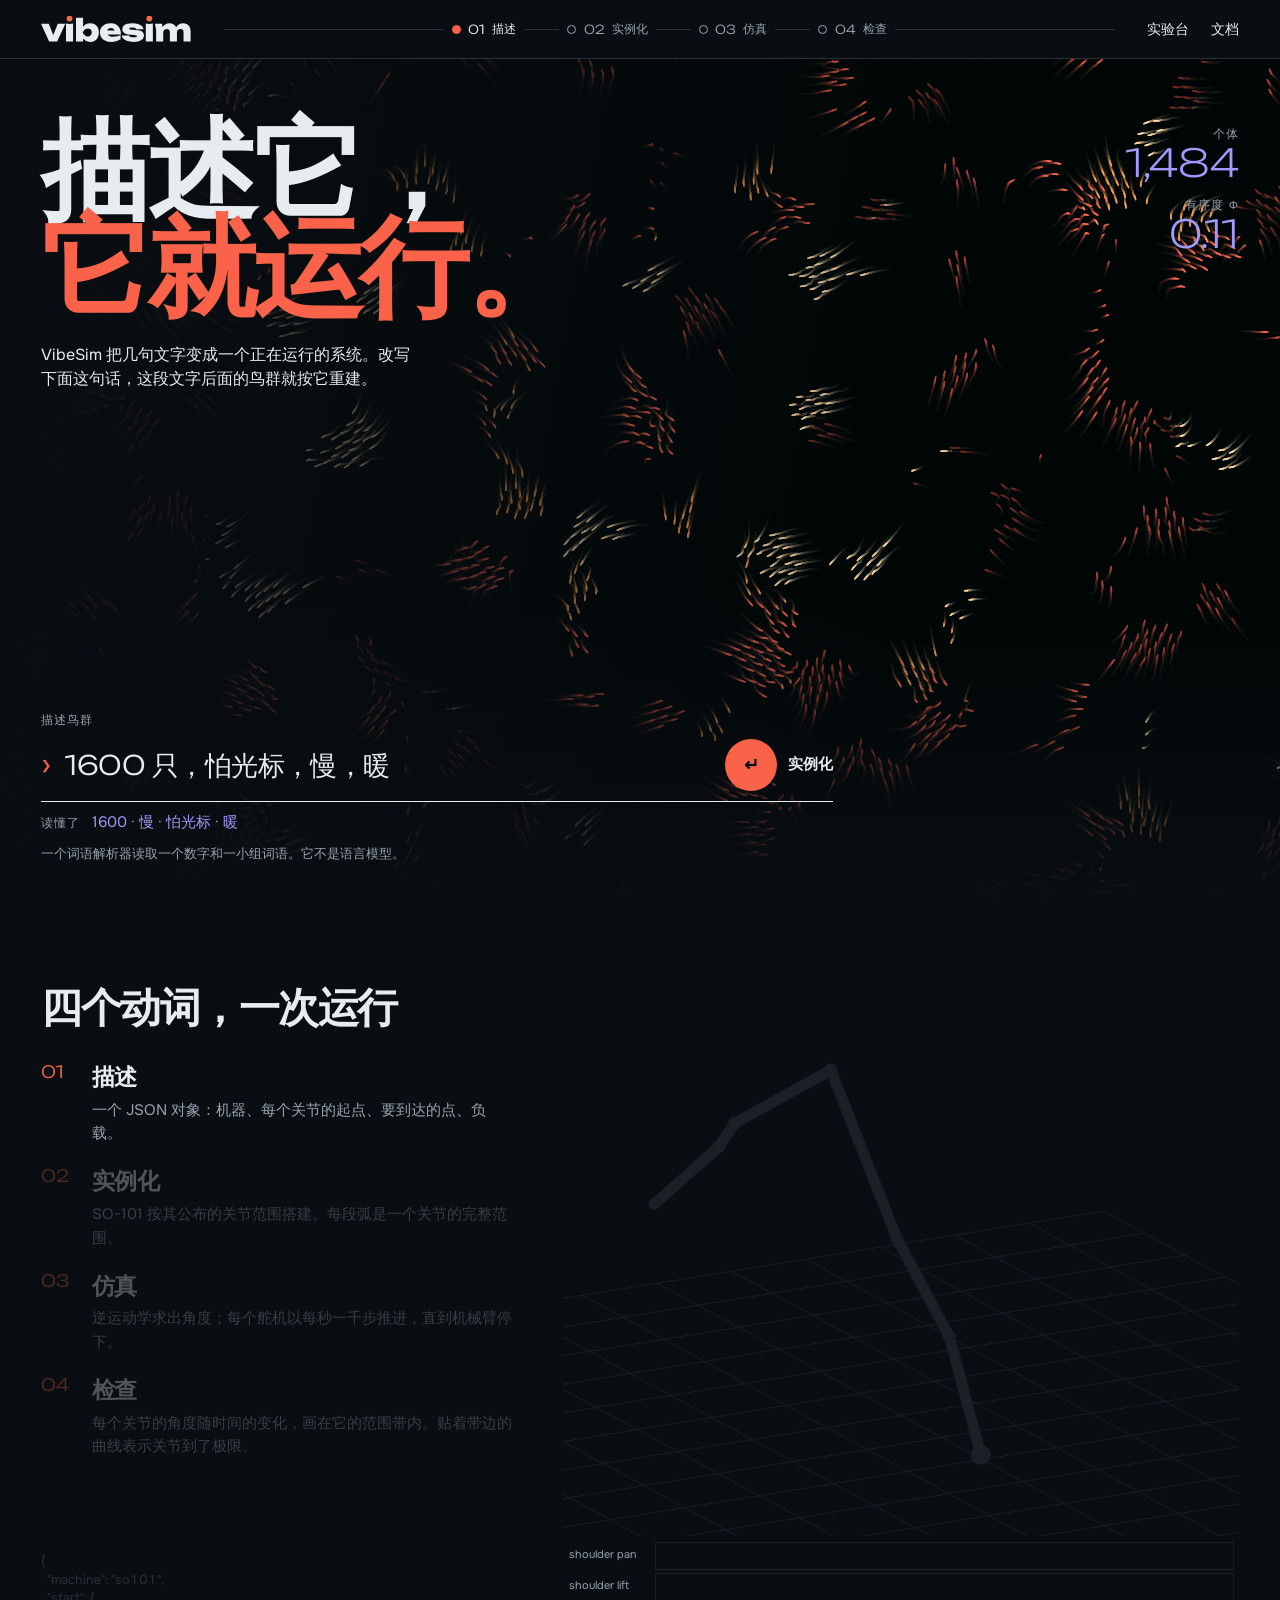
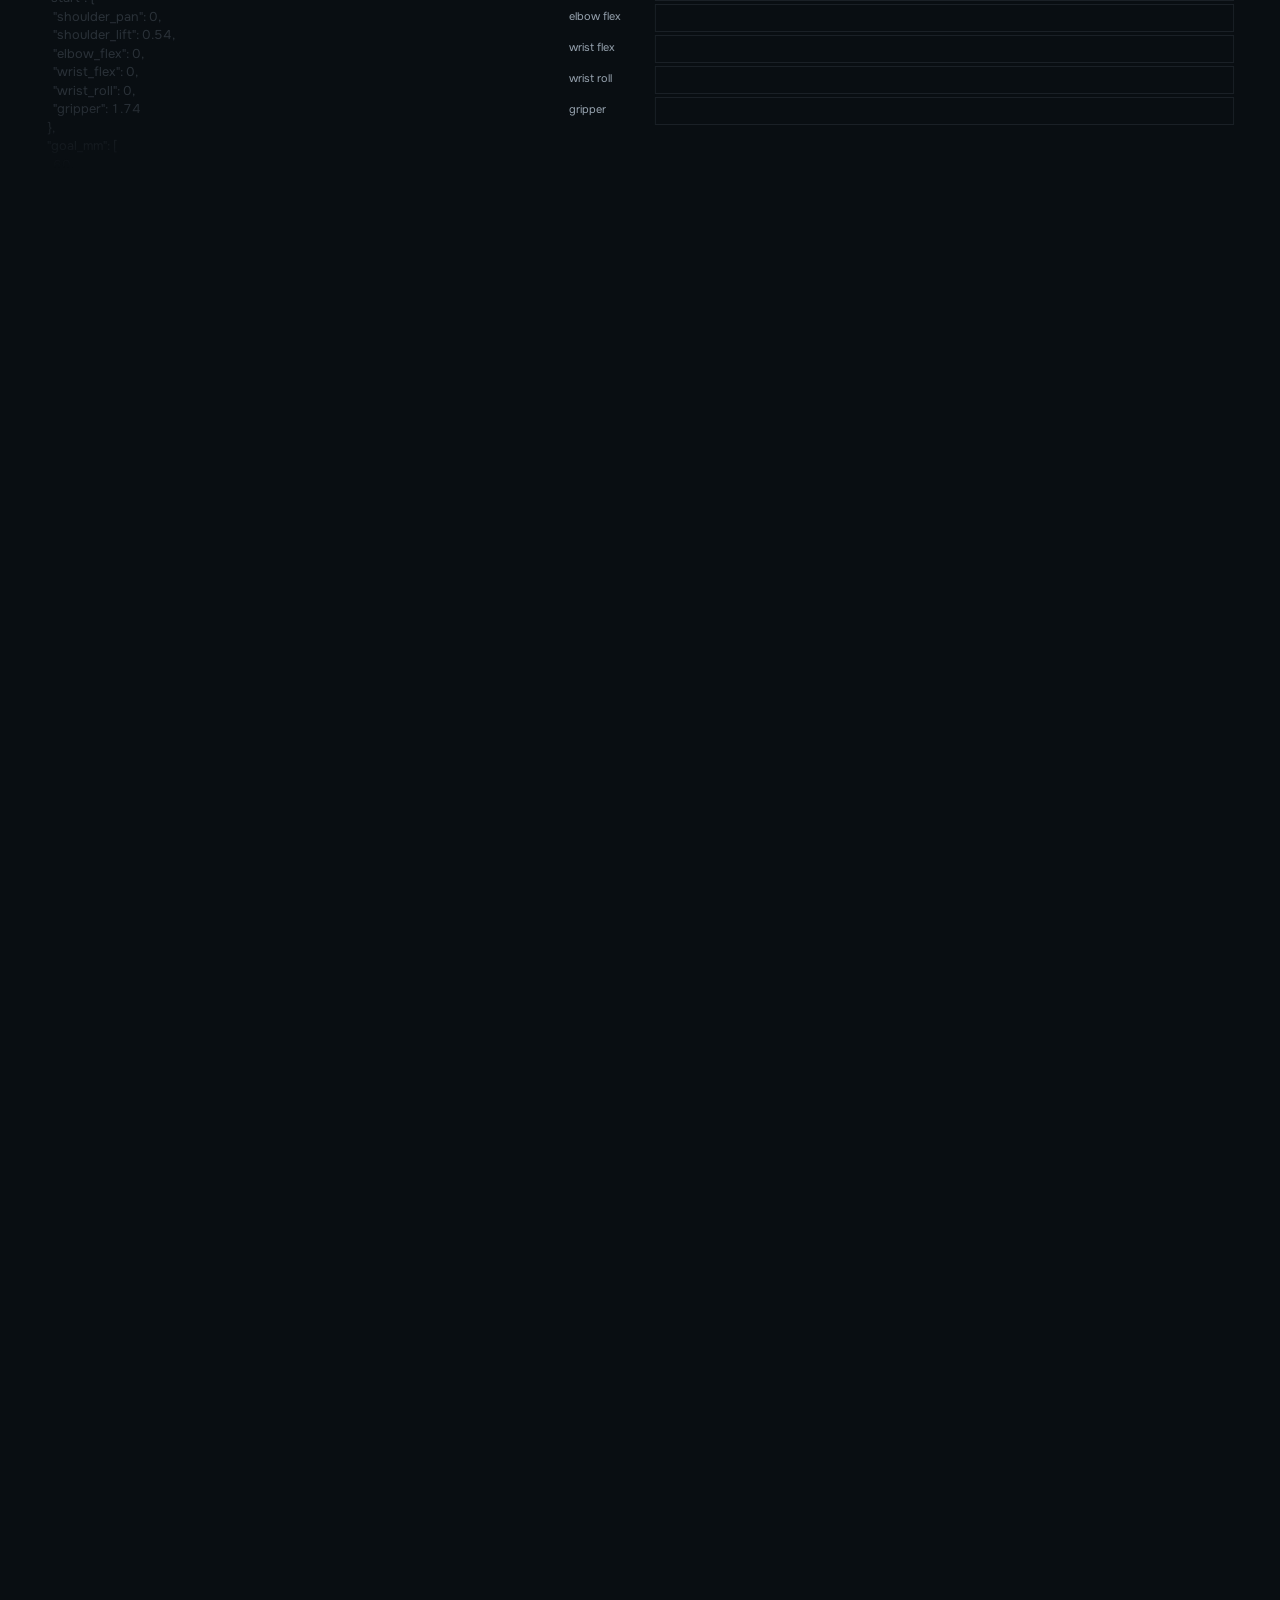
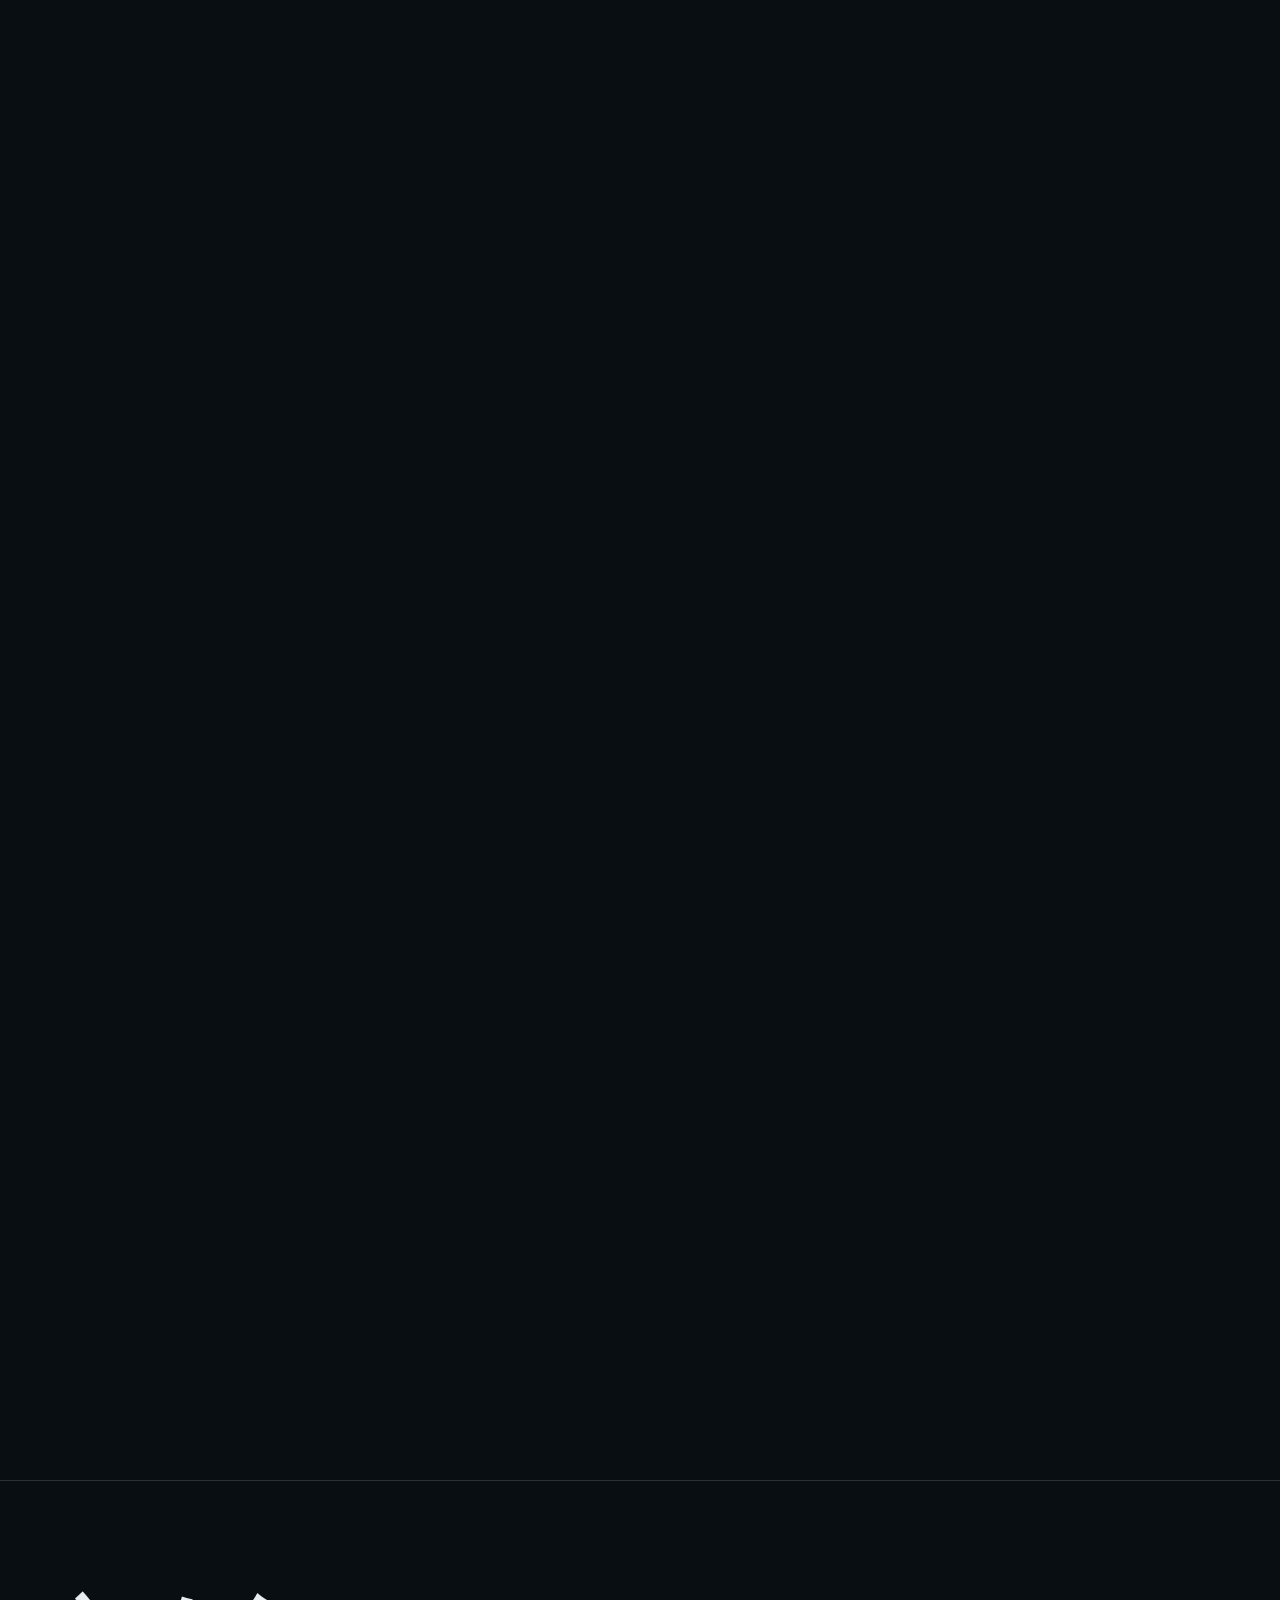
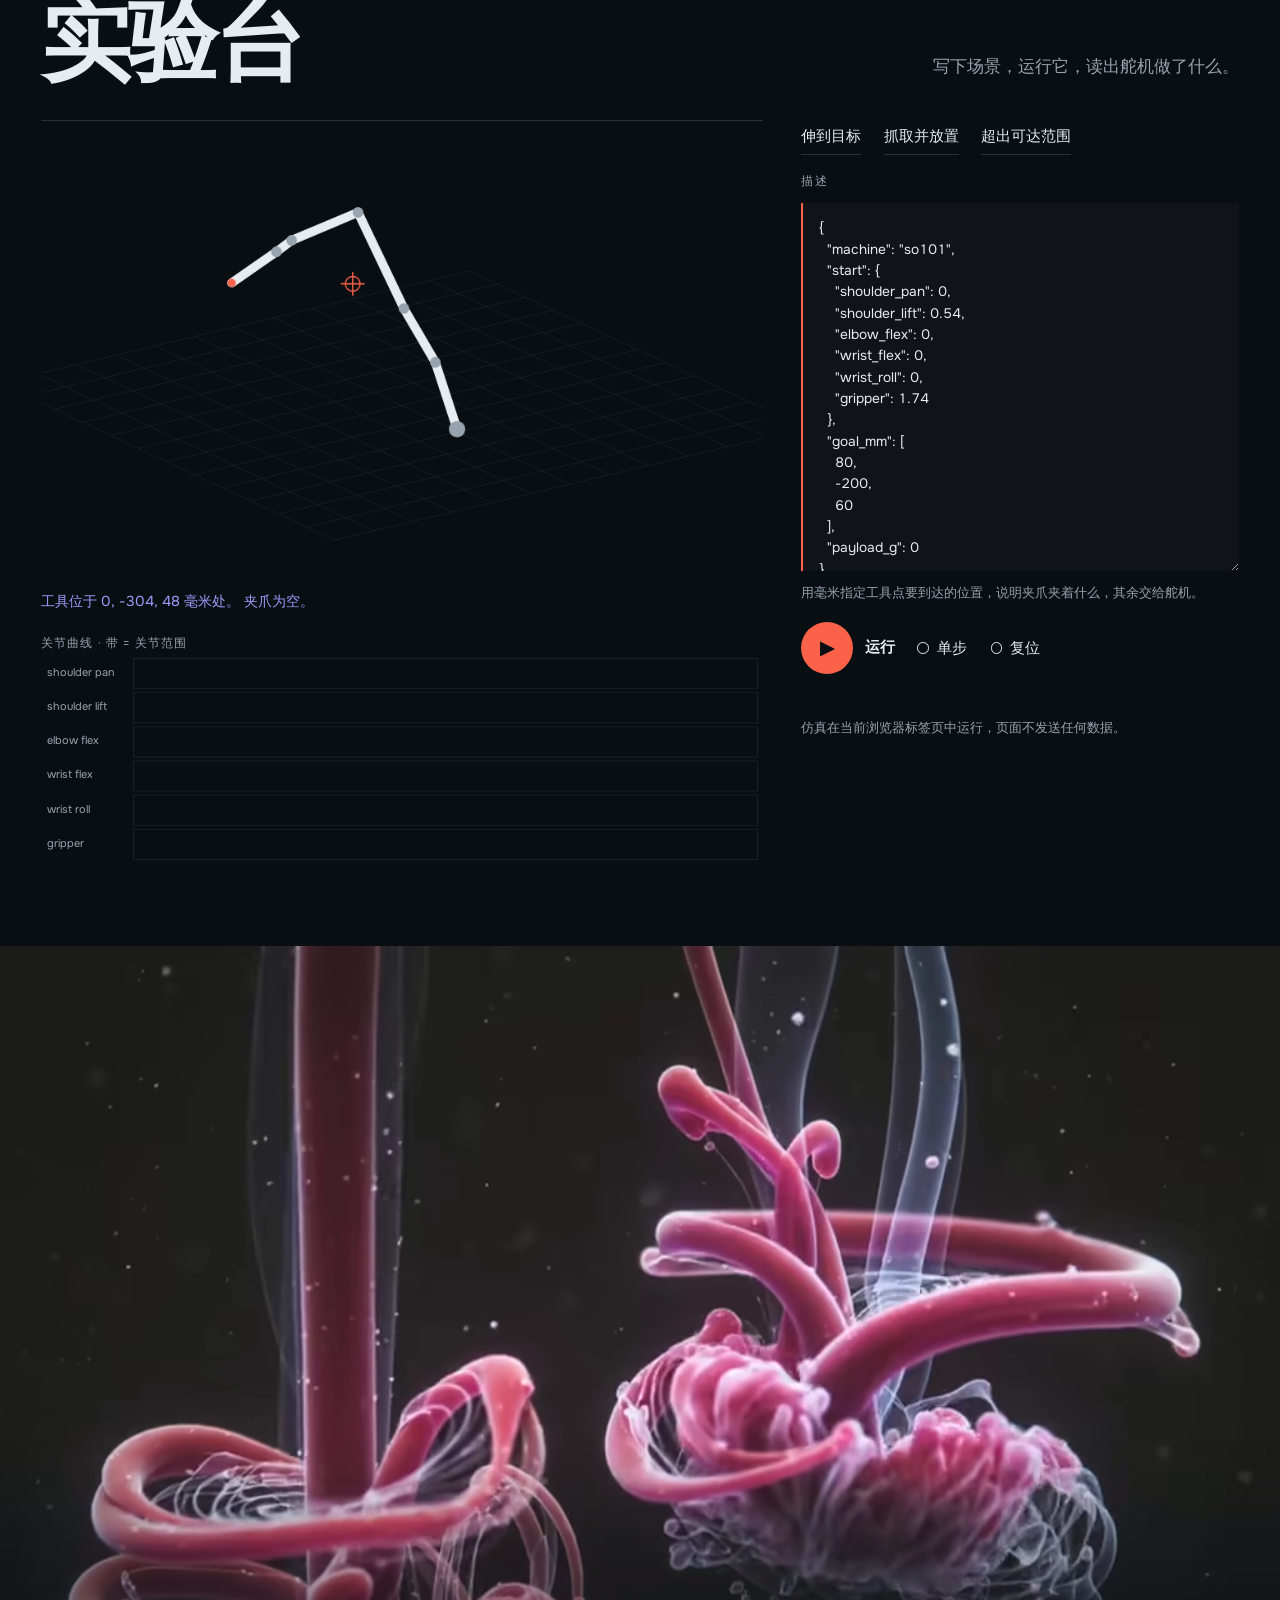
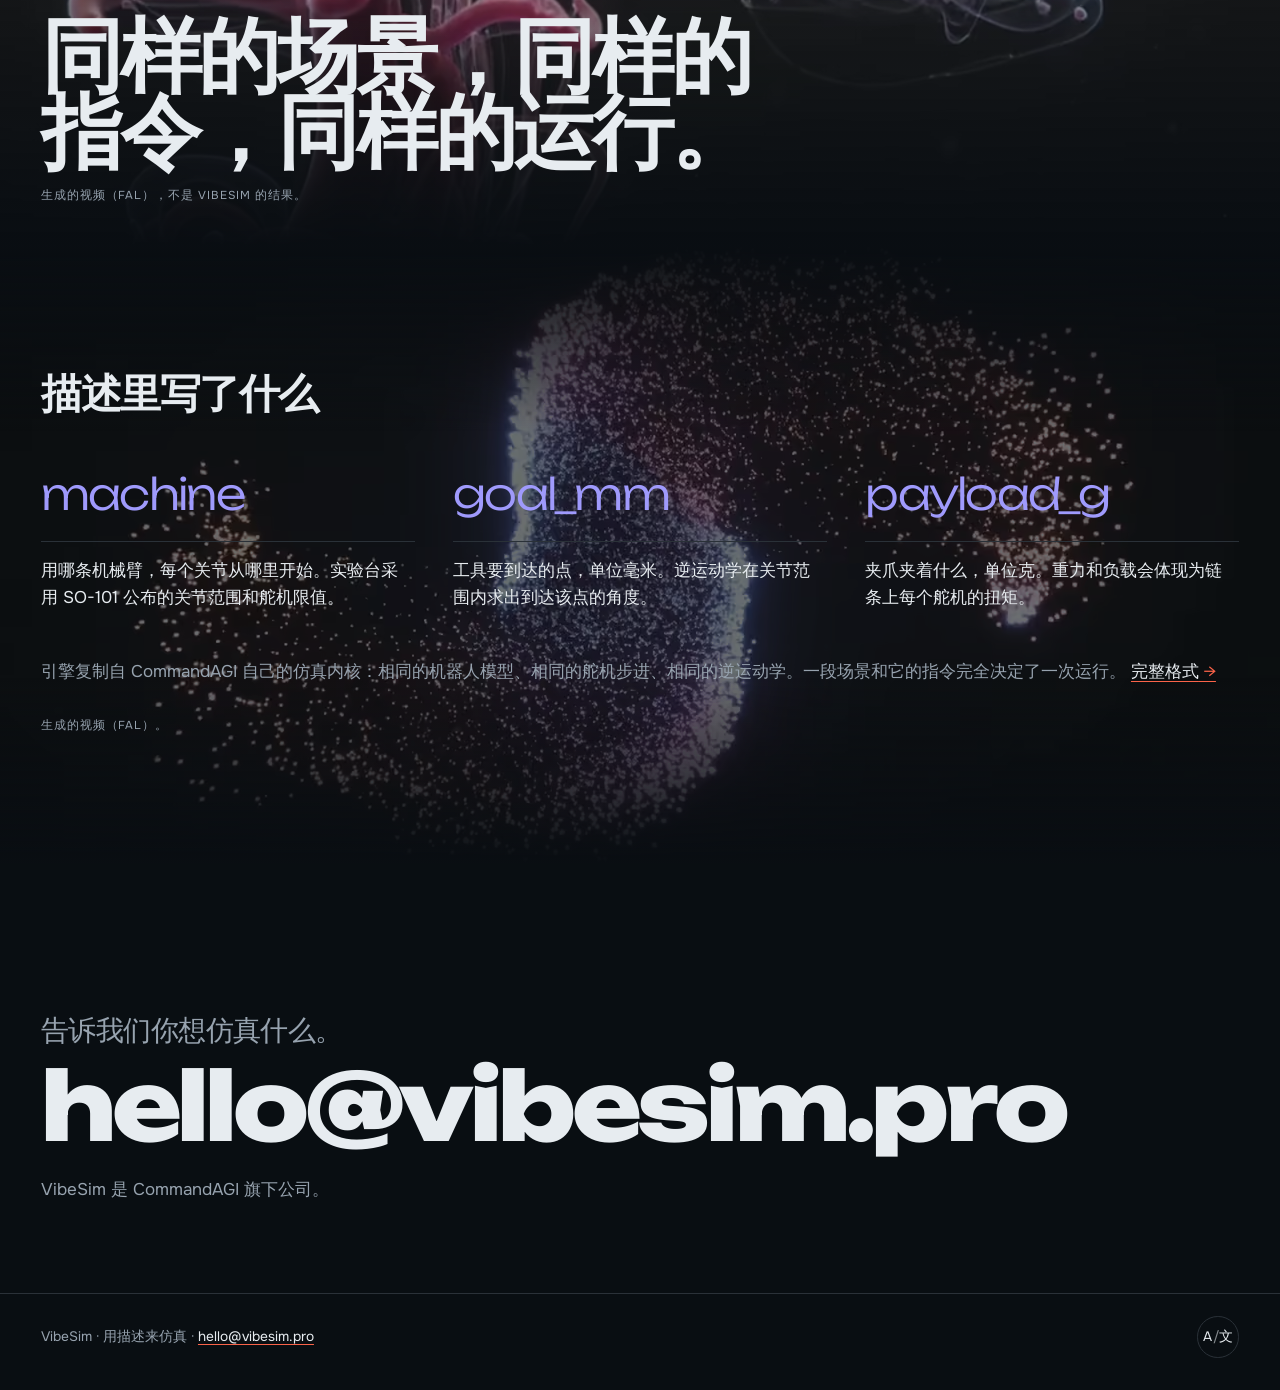
<file: zh-Hans/index.html>
<!doctype html>
<html lang="zh-Hans">
<head>
<meta charset="utf-8" />
<meta name="viewport" content="width=device-width, initial-scale=1, viewport-fit=cover" />
<title>VibeSim — 用描述来仿真</title>
<meta name="description" content="VibeSim 根据一段简短的文字描述运行仿真。输入一句话，鸟群就变成它；写下一个场景，舵机驱动的机械臂就在你的浏览器里运行它。" />
<meta name="theme-color" content="#0b0e12" />
<meta name="color-scheme" content="dark" />
<link rel="canonical" href="https://vibesim.commandagi.app/zh-Hans/" />
<link rel="alternate" hreflang="en" href="https://vibesim.commandagi.app/" />
<link rel="alternate" hreflang="es" href="https://vibesim.commandagi.app/es/" />
<link rel="alternate" hreflang="zh-Hans" href="https://vibesim.commandagi.app/zh-Hans/" />
<meta property="og:title" content="VibeSim — 用描述来仿真" />
<meta property="og:description" content="VibeSim 根据一段简短的文字描述运行仿真。输入一句话，鸟群就变成它；写下一个场景，舵机驱动的机械臂就在你的浏览器里运行它。" />
<meta property="og:image" content="https://vibesim.commandagi.app/og.png" />
<meta property="og:url" content="https://vibesim.commandagi.app/zh-Hans/" />
<meta name="twitter:card" content="summary_large_image" />
<link rel="icon" href="../mark.svg" type="image/svg+xml" />
<link rel="apple-touch-icon" href="../touch-icon.png" />
<link rel="preload" href="../fonts/unbounded.woff2" as="font" type="font/woff2" crossorigin />
<link rel="stylesheet" href="../style.css" />
</head>
<body class="home">
<a class="skip" href="#lab">跳到实验台</a>
<header class="bar">
  <a class="brand" href="./" aria-label="VibeSim"><img class="brand__word" src="../wordmark.svg" alt="VibeSim" width="151" height="26" /></a>
  <ol class="rail" aria-label="一次运行的阶段">
    <li><a href="#verbs" data-rail="0"><span class="rail__n">01</span> 描述</a></li>
    <li><a href="#verbs" data-rail="1"><span class="rail__n">02</span> 实例化</a></li>
    <li><a href="#verbs" data-rail="2"><span class="rail__n">03</span> 仿真</a></li>
    <li><a href="#verbs" data-rail="3"><span class="rail__n">04</span> 检查</a></li>
  </ol>
  <nav class="bar__nav" aria-label="主导航">
    <a href="#lab">实验台</a>
    <a href="docs/">文档</a>
  </nav>
</header>

<main>
  <section class="hero" aria-labelledby="hero-title">
    <canvas id="swarm" class="hero__field" role="img" aria-label="按这句话在当前标签页中仿真的鸟群"></canvas>
    <div class="hero__grid">
      <h1 id="hero-title" class="hero__title"><span>描述它，</span> <span class="hero__title-run">它就运行。</span></h1>
      <p class="hero__lede">VibeSim 把几句文字变成一个正在运行的系统。改写下面这句话，这段文字后面的鸟群就按它重建。</p>
      <dl class="readout" aria-hidden="true">
        <div><dt>个体</dt><dd id="count">—</dd></div>
        <div><dt>有序度 φ</dt><dd id="phi">—</dd></div>
      </dl>
      <form class="prompt" id="describe">
        <label class="prompt__label" for="sentence">描述鸟群</label>
        <div class="prompt__row">
          <span class="prompt__caret" aria-hidden="true">›</span>
          <input class="prompt__input" id="sentence" name="sentence" value="1600 只，怕光标，慢，暖" autocomplete="off" spellcheck="false" enterkeyhint="go" aria-describedby="swarm-note understood-line" />
          <button class="disc" type="submit"><span class="disc__glyph" aria-hidden="true">↵</span><span class="disc__label">实例化</span></button>
        </div>
        <p class="prompt__understood" id="understood-line"><span class="prompt__k">读懂了</span> <output id="understood" aria-live="polite"></output></p>
        <p class="prompt__note" id="swarm-note">一个词语解析器读取一个数字和一小组词语。它不是语言模型。 <button type="button" class="hair still-only" id="swarm-step">单步</button></p>
      </form>
    </div>
    <script type="application/json" id="swarm-strings">{"slow":"慢","fast":"快","fears the cursor":"怕光标","follows the cursor":"跟随光标","warm":"暖","cold":"冷","tight":"紧密","loose":"松散","wind":"风","swirl":"漩涡","(nothing)":"没有认识的词：使用默认值"}</script>
  </section>

  <section class="verbs" id="verbs" aria-labelledby="verbs-title">
    <div class="verbs__stage">
      <h2 id="verbs-title" class="verbs__title">四个动词，一次运行</h2>
      <ol class="verbs__list">
        <li data-verb="0"><span class="verbs__n">01</span><strong>描述</strong><span class="verbs__text">一个 JSON 对象：机器、每个关节的起点、要到达的点、负载。</span></li>
        <li data-verb="1"><span class="verbs__n">02</span><strong>实例化</strong><span class="verbs__text">SO-101 按其公布的关节范围搭建。每段弧是一个关节的完整范围。</span></li>
        <li data-verb="2"><span class="verbs__n">03</span><strong>仿真</strong><span class="verbs__text">逆运动学求出角度；每个舵机以每秒一千步推进，直到机械臂停下。</span></li>
        <li data-verb="3"><span class="verbs__n">04</span><strong>检查</strong><span class="verbs__text">每个关节的角度随时间的变化，画在它的范围带内。贴着带边的曲线表示关节到了极限。</span></li>
      </ol>
      <pre class="verbs__code" id="verbs-code" aria-hidden="true"></pre>
      <canvas class="verbs__arm" id="verbs-arm" role="img" aria-label="抓取并放置的运行，按滚动位置绘制"></canvas>
      <canvas class="verbs__traces" id="verbs-traces" role="img" aria-label="六个关节在运行中的角度"></canvas>
    </div>
  </section>

  <section class="bench" id="lab" aria-labelledby="lab-title">
    <header class="bench__head">
      <h2 id="lab-title">实验台</h2>
      <p>写下场景，运行它，读出舵机做了什么。</p>
    </header>
    <div class="lab">
      <div class="lab__stage">
        <canvas id="stage" width="880" height="560" aria-label="按描述绘制的仿真机械臂" role="img"></canvas>
        <p class="lab__hud" id="hud" aria-live="polite">初始姿态。</p>
        <p class="lab__label" id="traces-label">关节曲线 · 带 = 关节范围</p>
        <canvas id="traces" class="lab__traces" width="880" height="240" aria-label="每个关节在运行中的角度，画在其范围内" role="img"></canvas>
      </div>
      <div class="lab__side">
        <div class="lab__presets" role="group" aria-label="示例描述">
          <button type="button" class="chip" data-preset="reach">伸到目标</button>
          <button type="button" class="chip" data-preset="pick">抓取并放置</button>
          <button type="button" class="chip" data-preset="unreachable">超出可达范围</button>
        </div>
        <label class="lab__label" for="scene">描述</label>
        <textarea id="scene" class="lab__scene" spellcheck="false" rows="12" aria-describedby="scene-help"></textarea>
        <p class="lab__help" id="scene-help">用毫米指定工具点要到达的位置，说明夹爪夹着什么，其余交给舵机。</p>
        <div class="lab__actions">
          <button type="button" class="disc" id="run"><span class="disc__glyph" aria-hidden="true">▶</span><span class="disc__label">运行</span></button>
          <button type="button" class="hair" id="step">单步</button>
          <button type="button" class="hair" id="reset">复位</button>
          <span class="lab__status" id="status" role="status"></span>
        </div>
        <p class="lab__note">仿真在当前浏览器标签页中运行，页面不发送任何数据。</p>
      </div>
    </div>
  </section>

  <section class="interval" aria-label="同样的场景，同样的指令，同样的运行。">
    <video class="interval__video" data-lazy muted loop playsinline preload="none" poster="../media/pigment.jpg" aria-hidden="true">
      <source data-src="../media/pigment.webm" type="video/webm; codecs=av01.0.05M.08" />
      <source data-src="../media/pigment.mp4" type="video/mp4" />
    </video>
    <p class="interval__line">同样的场景，同样的指令，同样的运行。</p>
    <p class="caption">生成的视频（fal），不是 VibeSim 的结果。</p>
  </section>

  <section class="fields" aria-labelledby="fields-title">
    <video class="fields__video" data-lazy muted loop playsinline preload="none" poster="../media/flock.jpg" aria-hidden="true">
      <source data-src="../media/flock.webm" type="video/webm; codecs=av01.0.05M.08" />
      <source data-src="../media/flock.mp4" type="video/mp4" />
    </video>
    <h2 id="fields-title" class="fields__title">描述里写了什么</h2>
    <dl class="fields__list">
      <div><dt>machine</dt><dd>用哪条机械臂，每个关节从哪里开始。实验台采用 SO-101 公布的关节范围和舵机限值。</dd></div>
      <div><dt>goal_mm</dt><dd>工具要到达的点，单位毫米。逆运动学在关节范围内求出到达该点的角度。</dd></div>
      <div><dt>payload_g</dt><dd>夹爪夹着什么，单位克。重力和负载会体现为链条上每个舵机的扭矩。</dd></div>
    </dl>
    <p class="fields__engine">引擎复制自 CommandAGI 自己的仿真内核：相同的机器人模型、相同的舵机步进、相同的逆运动学。一段场景和它的指令完全决定了一次运行。 <a class="arrow" href="docs/">完整格式</a></p>
    <p class="caption">生成的视频（fal）。</p>
  </section>

  <section class="contact" id="contact" aria-labelledby="contact-title">
    <h2 id="contact-title">告诉我们你想仿真什么。</h2>
    <p><a class="contact__mail" href="mailto:hello@vibesim.pro">hello@vibesim.pro</a></p>
    <p class="contact__by">VibeSim 是 CommandAGI 旗下公司。</p>
  </section>
</main>

<footer class="foot">
  <div class="foot__row">
    <p>VibeSim · 用描述来仿真 · <a href="mailto:hello@vibesim.pro">hello@vibesim.pro</a></p>
    <div class="lang">
      <button type="button" class="lang-btn" commandfor="lang-dialog" command="show-modal" aria-haspopup="dialog" aria-label="语言" title="语言"><span class="lang-btn__glyph" aria-hidden="true">A<span>/</span><span lang="zh-Hans">文</span></span></button>
      <noscript><nav class="lang-links" aria-label="语言"><a href="/" hreflang="en"><span lang="en">English</span></a> <a href="/es/" hreflang="es"><span lang="es">Español</span></a></nav></noscript>
      <dialog id="lang-dialog" class="lang-dialog" aria-labelledby="lang-dialog-title">
        <div class="lang-dialog__box">
          <div class="lang-dialog__head"><h2 id="lang-dialog-title">语言</h2><form method="dialog"><button class="lang-dialog__close" aria-label="关闭">✕</button></form></div>
          <ul class="lang-list">
            <li><a href="/" hreflang="en"><span lang="en">English</span></a></li>
            <li><a href="/es/" hreflang="es"><span lang="es">Español</span></a></li>
            <li><a href="/zh-Hans/" hreflang="zh-Hans" aria-current="true" autofocus><span lang="zh-Hans">简体中文</span></a></li>
          </ul>
        </div>
      </dialog>
    </div>
  </div>
</footer>

<script type="module" src="../lab/swarm.js"></script>
<script type="module" src="../lab/verbs.js"></script>
<script type="module" src="../lab/lab.js"></script>
<script type="module" src="../lab/page.js"></script>
</body>
</html>
</file>
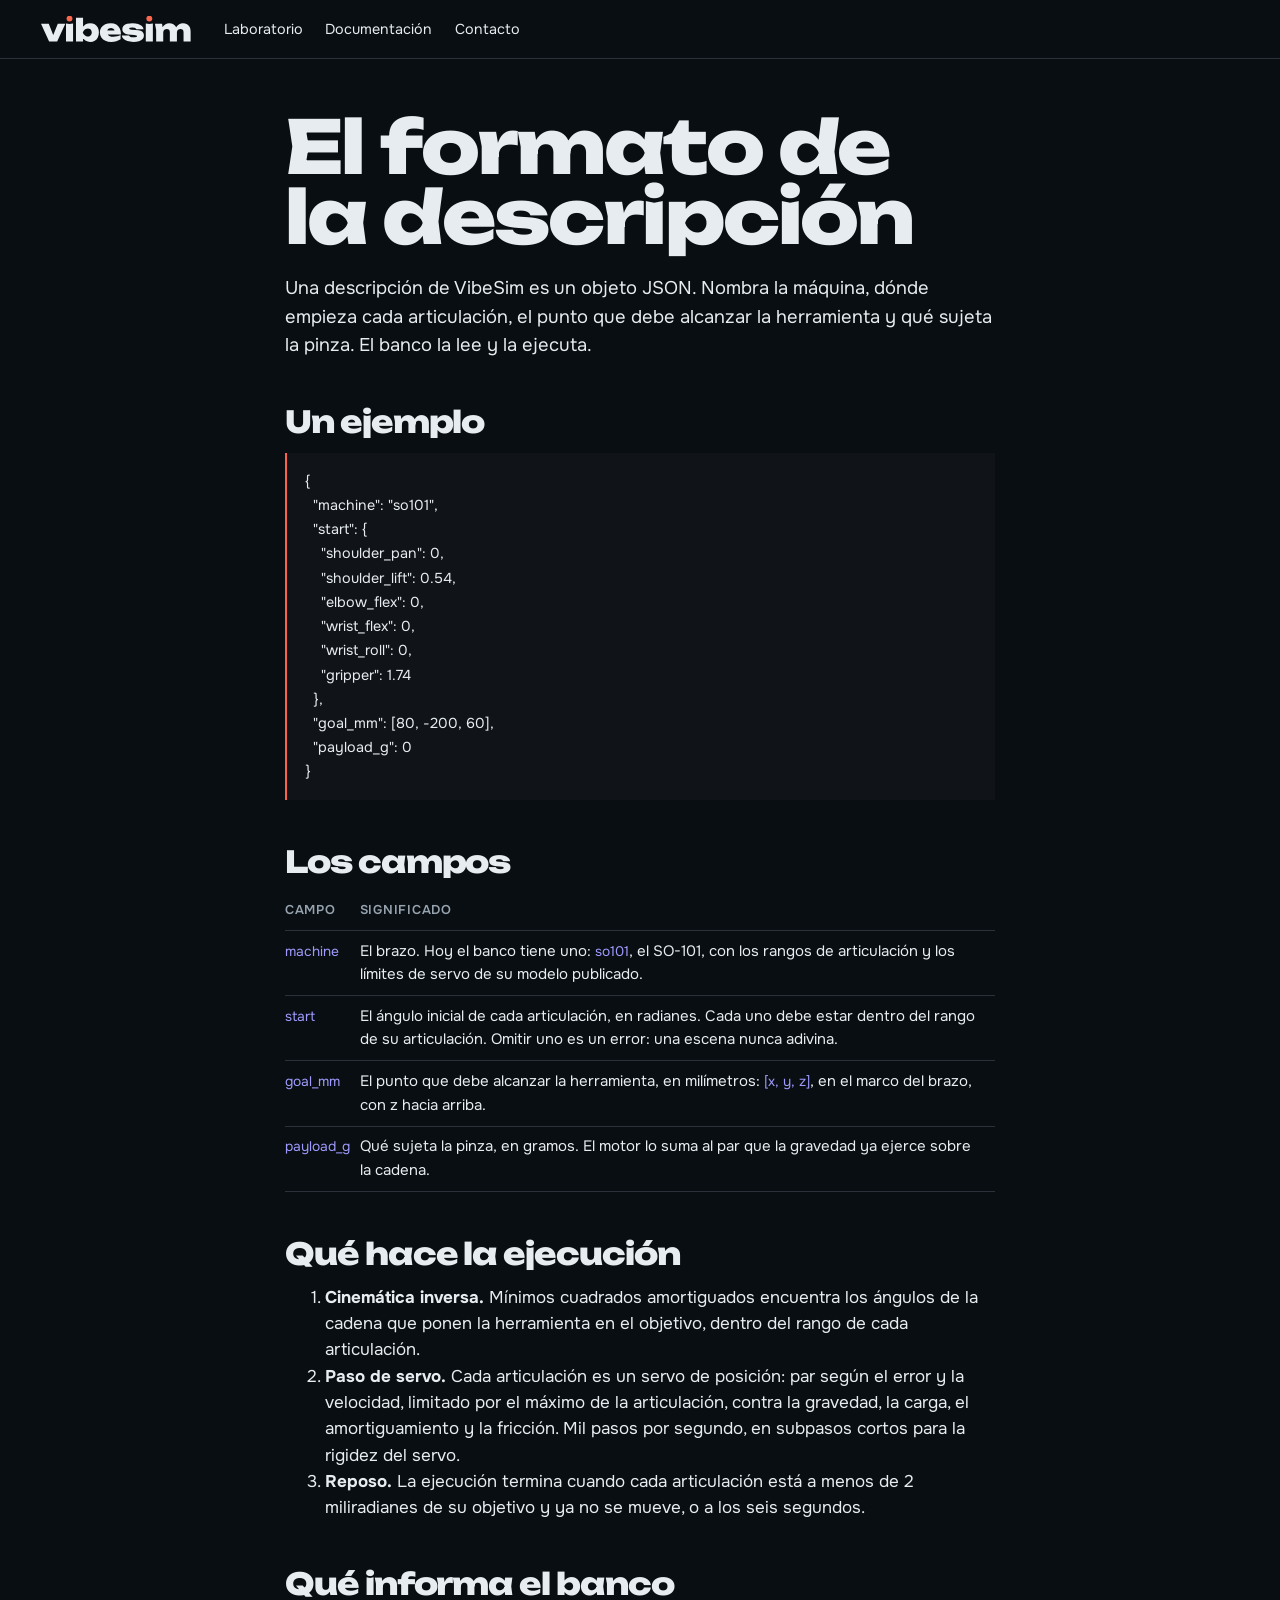
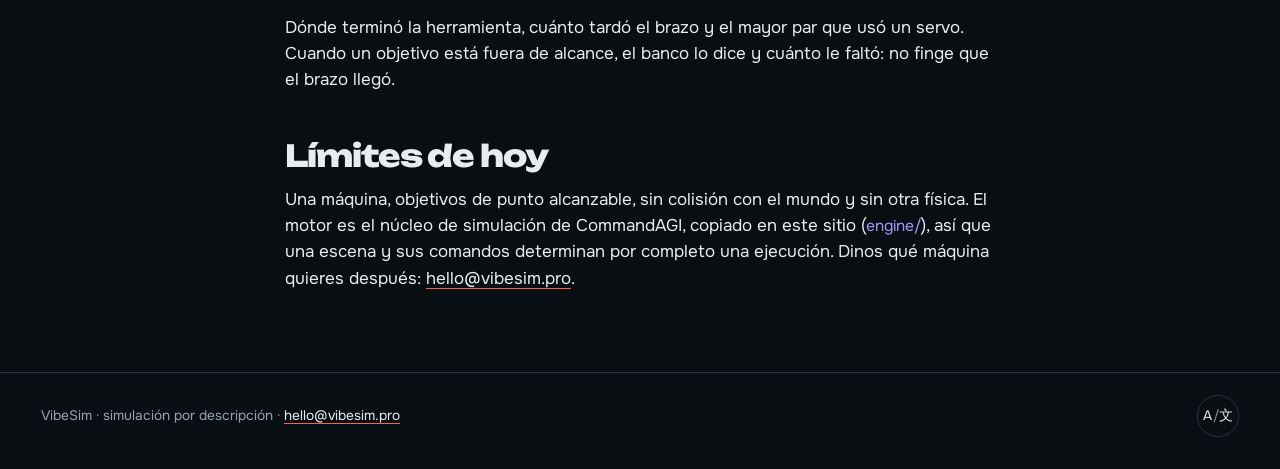
<file: es/docs/index.html>
<!doctype html>
<html lang="es">
<head>
<meta charset="utf-8" />
<meta name="viewport" content="width=device-width, initial-scale=1" />
<title>VibeSim — el formato de la descripción</title>
<meta name="description" content="La descripción de VibeSim: la máquina, su pose inicial, el punto que debe alcanzar la herramienta y la carga. Un objeto JSON, ejecutado en el navegador." />
<meta name="theme-color" content="#0a0d10" />
<link rel="canonical" href="https://vibesim.commandagi.app/es/docs/" />
<link rel="alternate" hreflang="en" href="https://vibesim.commandagi.app/docs/" />
<link rel="alternate" hreflang="es" href="https://vibesim.commandagi.app/es/docs/" />
<link rel="alternate" hreflang="zh-Hans" href="https://vibesim.commandagi.app/zh-Hans/docs/" />
<link rel="icon" href="../../mark.svg" type="image/svg+xml" />
<link rel="stylesheet" href="../../style.css" />
</head>
<body>
<a class="skip" href="#doc">Ir al documento</a>
<header class="bar">
  <a class="brand" href="../"><img class="brand__word" src="../../wordmark.svg" alt="VibeSim" width="151" height="26" /></a>
  <nav class="bar__nav" aria-label="Principal">
    <a href="../#lab">Laboratorio</a>
    <a href="./">Documentación</a>
    <a href="../#contact">Contacto</a>
  </nav>
</header>

<main class="wrap doc" id="doc">
  <h1>El formato de la descripción</h1>
  <p class="lede">Una descripción de VibeSim es un objeto JSON. Nombra la máquina, dónde empieza cada articulación, el punto que debe alcanzar la herramienta y qué sujeta la pinza. El banco la lee y la ejecuta.</p>

  <h2>Un ejemplo</h2>
<pre><code>{
  "machine": "so101",
  "start": {
    "shoulder_pan": 0,
    "shoulder_lift": 0.54,
    "elbow_flex": 0,
    "wrist_flex": 0,
    "wrist_roll": 0,
    "gripper": 1.74
  },
  "goal_mm": [80, -200, 60],
  "payload_g": 0
}</code></pre>

  <h2>Los campos</h2>
  <table>
    <thead><tr><th>campo</th><th>significado</th></tr></thead>
    <tbody>
      <tr><td><code>machine</code></td><td>El brazo. Hoy el banco tiene uno: <code>so101</code>, el SO-101, con los rangos de articulación y los límites de servo de su modelo publicado.</td></tr>
      <tr><td><code>start</code></td><td>El ángulo inicial de cada articulación, en radianes. Cada uno debe estar dentro del rango de su articulación. Omitir uno es un error: una escena nunca adivina.</td></tr>
      <tr><td><code>goal_mm</code></td><td>El punto que debe alcanzar la herramienta, en milímetros: <code>[x, y, z]</code>, en el marco del brazo, con z hacia arriba.</td></tr>
      <tr><td><code>payload_g</code></td><td>Qué sujeta la pinza, en gramos. El motor lo suma al par que la gravedad ya ejerce sobre la cadena.</td></tr>
    </tbody>
  </table>

  <h2>Qué hace la ejecución</h2>
  <ol class="steps">
    <li><strong>Cinemática inversa.</strong> Mínimos cuadrados amortiguados encuentra los ángulos de la cadena que ponen la herramienta en el objetivo, dentro del rango de cada articulación.</li>
    <li><strong>Paso de servo.</strong> Cada articulación es un servo de posición: par según el error y la velocidad, limitado por el máximo de la articulación, contra la gravedad, la carga, el amortiguamiento y la fricción. Mil pasos por segundo, en subpasos cortos para la rigidez del servo.</li>
    <li><strong>Reposo.</strong> La ejecución termina cuando cada articulación está a menos de 2 miliradianes de su objetivo y ya no se mueve, o a los seis segundos.</li>
  </ol>

  <h2>Qué informa el banco</h2>
  <p>Dónde terminó la herramienta, cuánto tardó el brazo y el mayor par que usó un servo. Cuando un objetivo está fuera de alcance, el banco lo dice y cuánto le faltó: no finge que el brazo llegó.</p>

  <h2>Límites de hoy</h2>
  <p>Una máquina, objetivos de punto alcanzable, sin colisión con el mundo y sin otra física. El motor es el núcleo de simulación de CommandAGI, copiado en este sitio (<code>engine/</code>), así que una escena y sus comandos determinan por completo una ejecución. Dinos qué máquina quieres después: <a href="mailto:hello@vibesim.pro">hello@vibesim.pro</a>.</p>
</main>

<footer class="foot">
  <div class="wrap foot__row">
    <p>VibeSim · simulación por descripción · <a href="mailto:hello@vibesim.pro">hello@vibesim.pro</a></p>
    <div class="lang">
      <button type="button" class="lang-btn" commandfor="lang-dialog" command="show-modal" aria-haspopup="dialog" aria-label="Idioma" title="Idioma"><span class="lang-btn__glyph" aria-hidden="true">A<span>/</span><span lang="zh-Hans">文</span></span></button>
      <noscript><nav class="lang-links" aria-label="Idiomas"><a href="/docs/" hreflang="en"><span lang="en">English</span></a> <a href="/zh-Hans/docs/" hreflang="zh-Hans"><span lang="zh-Hans">简体中文</span></a></nav></noscript>
      <dialog id="lang-dialog" class="lang-dialog" aria-labelledby="lang-dialog-title">
        <div class="lang-dialog__box">
          <div class="lang-dialog__head"><h2 id="lang-dialog-title">Idioma</h2><form method="dialog"><button class="lang-dialog__close" aria-label="Cerrar">✕</button></form></div>
          <ul class="lang-list">
            <li><a href="/docs/" hreflang="en"><span lang="en">English</span></a></li>
            <li><a href="./" hreflang="es" aria-current="true" autofocus><span lang="es">Español</span></a></li>
            <li><a href="/zh-Hans/docs/" hreflang="zh-Hans"><span lang="zh-Hans">简体中文</span></a></li>
          </ul>
        </div>
      </dialog>
    </div>
  </div>
</footer>
</body>
</html>
</file>
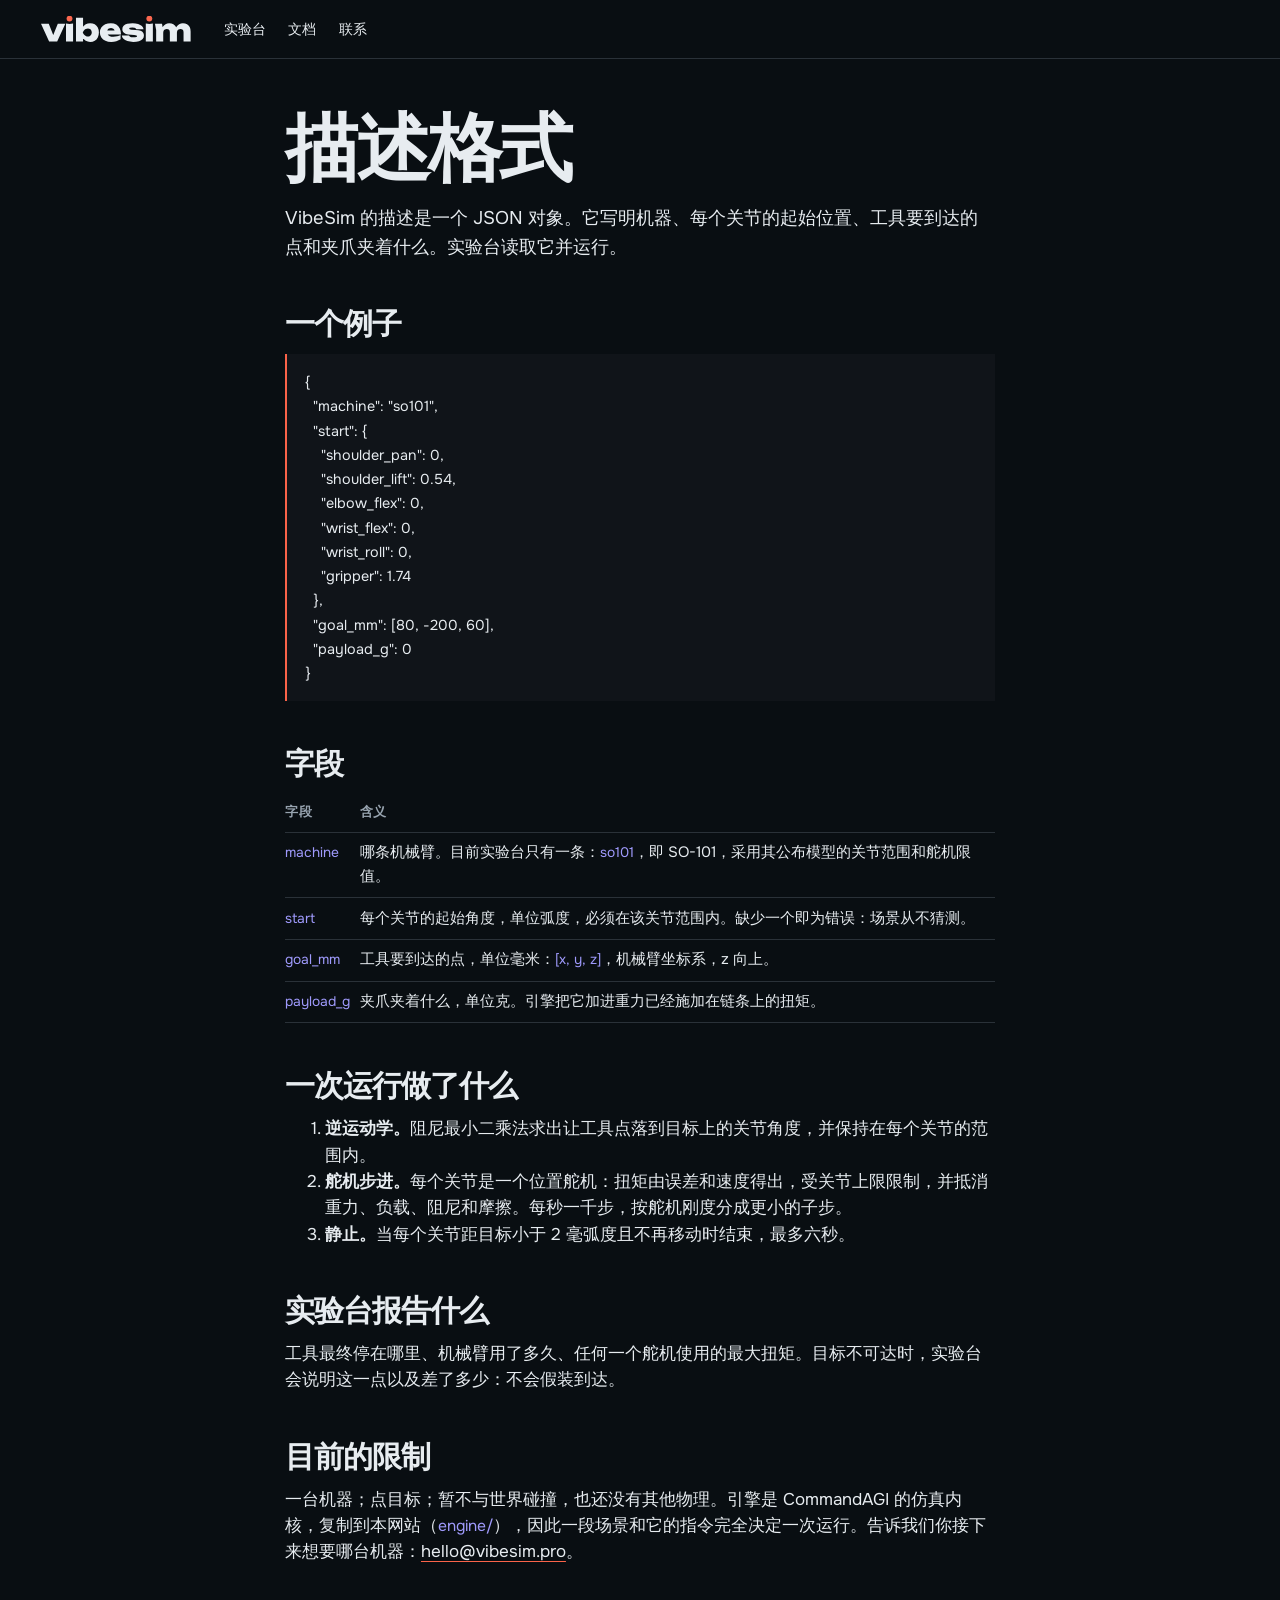
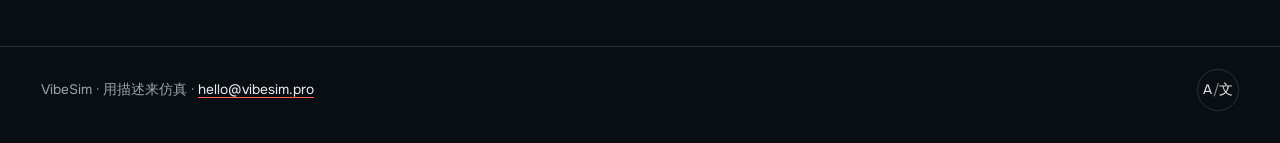
<file: zh-Hans/docs/index.html>
<!doctype html>
<html lang="zh-Hans">
<head>
<meta charset="utf-8" />
<meta name="viewport" content="width=device-width, initial-scale=1" />
<title>VibeSim — 描述格式</title>
<meta name="description" content="VibeSim 的描述：机器、初始姿态、工具要到达的点和负载。一个 JSON 对象，在浏览器中运行。" />
<meta name="theme-color" content="#0a0d10" />
<link rel="canonical" href="https://vibesim.commandagi.app/zh-Hans/docs/" />
<link rel="alternate" hreflang="en" href="https://vibesim.commandagi.app/docs/" />
<link rel="alternate" hreflang="es" href="https://vibesim.commandagi.app/es/docs/" />
<link rel="alternate" hreflang="zh-Hans" href="https://vibesim.commandagi.app/zh-Hans/docs/" />
<link rel="icon" href="../../mark.svg" type="image/svg+xml" />
<link rel="stylesheet" href="../../style.css" />
</head>
<body>
<a class="skip" href="#doc">跳到正文</a>
<header class="bar">
  <a class="brand" href="../"><img class="brand__word" src="../../wordmark.svg" alt="VibeSim" width="151" height="26" /></a>
  <nav class="bar__nav" aria-label="主导航">
    <a href="../#lab">实验台</a>
    <a href="./">文档</a>
    <a href="../#contact">联系</a>
  </nav>
</header>

<main class="wrap doc" id="doc">
  <h1>描述格式</h1>
  <p class="lede">VibeSim 的描述是一个 JSON 对象。它写明机器、每个关节的起始位置、工具要到达的点和夹爪夹着什么。实验台读取它并运行。</p>

  <h2>一个例子</h2>
<pre><code>{
  "machine": "so101",
  "start": {
    "shoulder_pan": 0,
    "shoulder_lift": 0.54,
    "elbow_flex": 0,
    "wrist_flex": 0,
    "wrist_roll": 0,
    "gripper": 1.74
  },
  "goal_mm": [80, -200, 60],
  "payload_g": 0
}</code></pre>

  <h2>字段</h2>
  <table>
    <thead><tr><th>字段</th><th>含义</th></tr></thead>
    <tbody>
      <tr><td><code>machine</code></td><td>哪条机械臂。目前实验台只有一条：<code>so101</code>，即 SO-101，采用其公布模型的关节范围和舵机限值。</td></tr>
      <tr><td><code>start</code></td><td>每个关节的起始角度，单位弧度，必须在该关节范围内。缺少一个即为错误：场景从不猜测。</td></tr>
      <tr><td><code>goal_mm</code></td><td>工具要到达的点，单位毫米：<code>[x, y, z]</code>，机械臂坐标系，z 向上。</td></tr>
      <tr><td><code>payload_g</code></td><td>夹爪夹着什么，单位克。引擎把它加进重力已经施加在链条上的扭矩。</td></tr>
    </tbody>
  </table>

  <h2>一次运行做了什么</h2>
  <ol class="steps">
    <li><strong>逆运动学。</strong>阻尼最小二乘法求出让工具点落到目标上的关节角度，并保持在每个关节的范围内。</li>
    <li><strong>舵机步进。</strong>每个关节是一个位置舵机：扭矩由误差和速度得出，受关节上限限制，并抵消重力、负载、阻尼和摩擦。每秒一千步，按舵机刚度分成更小的子步。</li>
    <li><strong>静止。</strong>当每个关节距目标小于 2 毫弧度且不再移动时结束，最多六秒。</li>
  </ol>

  <h2>实验台报告什么</h2>
  <p>工具最终停在哪里、机械臂用了多久、任何一个舵机使用的最大扭矩。目标不可达时，实验台会说明这一点以及差了多少：不会假装到达。</p>

  <h2>目前的限制</h2>
  <p>一台机器；点目标；暂不与世界碰撞，也还没有其他物理。引擎是 CommandAGI 的仿真内核，复制到本网站（<code>engine/</code>），因此一段场景和它的指令完全决定一次运行。告诉我们你接下来想要哪台机器：<a href="mailto:hello@vibesim.pro">hello@vibesim.pro</a>。</p>
</main>

<footer class="foot">
  <div class="wrap foot__row">
    <p>VibeSim · 用描述来仿真 · <a href="mailto:hello@vibesim.pro">hello@vibesim.pro</a></p>
    <div class="lang">
      <button type="button" class="lang-btn" commandfor="lang-dialog" command="show-modal" aria-haspopup="dialog" aria-label="语言" title="语言"><span class="lang-btn__glyph" aria-hidden="true">A<span>/</span><span lang="zh-Hans">文</span></span></button>
      <noscript><nav class="lang-links" aria-label="语言"><a href="/docs/" hreflang="en"><span lang="en">English</span></a> <a href="/es/docs/" hreflang="es"><span lang="es">Español</span></a></nav></noscript>
      <dialog id="lang-dialog" class="lang-dialog" aria-labelledby="lang-dialog-title">
        <div class="lang-dialog__box">
          <div class="lang-dialog__head"><h2 id="lang-dialog-title">语言</h2><form method="dialog"><button class="lang-dialog__close" aria-label="关闭">✕</button></form></div>
          <ul class="lang-list">
            <li><a href="/docs/" hreflang="en"><span lang="en">English</span></a></li>
            <li><a href="/es/docs/" hreflang="es"><span lang="es">Español</span></a></li>
            <li><a href="./" hreflang="zh-Hans" aria-current="true" autofocus><span lang="zh-Hans">简体中文</span></a></li>
          </ul>
        </div>
      </dialog>
    </div>
  </div>
</footer>
</body>
</html>
</file>
<file: style.css>
/* VibeSim (redesign/DESIGN.md): the page is a simulation. Dark only. Unbounded over Onest, both self-hosted.
   Shape language: circles and hairlines; no cards, no shadows, no rounded rectangles. */
@font-face { font-family: Unbounded; src: url(fonts/unbounded.woff2) format("woff2"); font-weight: 200 900; font-display: swap; }
@font-face { font-family: Onest; src: url(fonts/onest.woff2) format("woff2"); font-weight: 100 900; font-display: swap; }
/* Metric-matched fallbacks: a late font does not move the layout. */
@font-face { font-family: "Unbounded fallback"; src: local("Arial Black"), local("Arial Bold"), local("Arial"); size-adjust: 112%; ascent-override: 92%; descent-override: 22%; }
@font-face { font-family: "Onest fallback"; src: local("Arial"), local("Helvetica"); size-adjust: 101%; ascent-override: 98%; descent-override: 26%; }

:root {
    color-scheme: dark;
    --ink: #0b0e12; --paper: #e8edf1; --dim: #95a1ad; --coral: #fa674f; --uv: #a89bfa;
    --grid: #1c232c; --hair: #2a333d; --lift: #11161c;
    --display: Unbounded, "Unbounded fallback", "PingFang SC", "Noto Sans CJK SC", "Microsoft YaHei", sans-serif;
    --text: Onest, "Onest fallback", "PingFang SC", "Noto Sans CJK SC", "Microsoft YaHei", sans-serif;
    --gutter: clamp(1.1rem, 3.2vw, 3rem);
    --measure: 1680px;
}
@supports (color: oklch(0 0 0)) {
    :root {
        --ink: oklch(0.16 0.012 250); --paper: oklch(0.94 0.008 240); --dim: oklch(0.71 0.022 245);
        --coral: oklch(0.69 0.19 32); --uv: oklch(0.73 0.14 285);
        --grid: oklch(0.24 0.014 250); --hair: oklch(0.31 0.016 250); --lift: oklch(0.19 0.012 250);
    }
}
* { box-sizing: border-box; }
html { -webkit-text-size-adjust: 100%; background: var(--ink); scroll-padding-top: 4rem; }
body { margin: 0; background: var(--ink); color: var(--paper); font: 400 17px/1.55 var(--text); font-feature-settings: "tnum" 0; }
h1, h2, h3 { font-family: var(--display); font-weight: 800; letter-spacing: -0.035em; line-height: 0.95; margin: 0; text-wrap: balance; }
p { margin: 0; text-wrap: pretty; }
a { color: var(--paper); text-decoration-color: var(--coral); text-decoration-thickness: 1px; text-underline-offset: 0.22em; }
a:hover { text-decoration-thickness: 2px; }
button { font: inherit; color: inherit; cursor: pointer; }
button:disabled { opacity: 0.45; cursor: default; }
:focus-visible { outline: 2px solid var(--coral); outline-offset: 3px; }
.skip { position: absolute; left: -999px; top: 0.6rem; z-index: 20; background: var(--paper); color: var(--ink); padding: 0.5rem 0.9rem; }
.skip:focus { left: 0.6rem; }
.caption { font-size: 0.72rem; letter-spacing: 0.08em; text-transform: uppercase; color: var(--dim); }

/* the bar: wordmark · phase rail · two links. No fill, no blur: the swarm shows through. */
.bar {
    position: fixed; inset: 0 0 auto; z-index: 10;
    display: grid; grid-template-columns: auto 1fr auto; align-items: center; gap: 2rem;
    padding: 1rem var(--gutter);
    background: var(--ink); border-bottom: 1px solid var(--hair);
}
/* Over the hero the bar is bare; it fills as the page scrolls on (scroll-driven, where supported). */
@supports (animation-timeline: scroll()) {
    .home .bar { animation: bar-fill linear both; animation-timeline: scroll(root); animation-range: 0 60svh; }
    @keyframes bar-fill { from { background: transparent; border-bottom-color: transparent; } to { background: var(--ink); border-bottom-color: var(--hair); } }
}
.brand { display: inline-flex; align-items: center; gap: 0.55rem; color: var(--paper); text-decoration: none; font-family: var(--display); font-weight: 700; letter-spacing: -0.02em; }
.brand__word { display: block; height: 26px; width: auto; }
span.brand__word { height: auto; }
.bar__nav { display: flex; gap: 1.4rem; font-size: 0.9rem; }
.bar__nav a { text-decoration: none; color: var(--paper); }
.bar__nav a:hover { color: var(--coral); }
.rail { list-style: none; margin: 0; padding: 0; display: flex; justify-content: center; position: relative; gap: 0; }
.rail::before { content: ""; position: absolute; left: 0; right: 0; top: 50%; border-top: 1px solid var(--hair); }
.rail li { position: relative; padding: 0 1.1rem; }
.rail a { background: var(--ink); padding: 0 0.5rem; }
.rail li:first-child { margin-left: auto; } .rail li:last-child { margin-right: auto; }
.rail a { font-size: 0.78rem; color: var(--dim); text-decoration: none; display: inline-flex; gap: 0.45rem; align-items: center; }
.rail a::before { content: ""; width: 7px; height: 7px; border-radius: 50%; border: 1px solid var(--dim); }
.rail a[aria-current] { color: var(--paper); }
.rail a[aria-current]::before { background: var(--coral); border-color: var(--coral); }
.rail__n { font-family: var(--display); font-weight: 300; font-variant-numeric: tabular-nums; }
@media (max-width: 900px) { .rail { visibility: hidden; } }

/* the hero: the swarm, full bleed, type set on it */
.hero { position: relative; min-height: max(100svh, 620px); overflow: hidden; isolation: isolate; }
.hero__field { position: absolute; inset: 0; width: 100%; height: 100%; z-index: -2; display: block; background: var(--ink); touch-action: pan-y; }
.hero::before { content: ""; position: absolute; inset: 0; z-index: -1; pointer-events: none;
    background: linear-gradient(100deg, var(--ink) 8%, color-mix(in srgb, var(--ink) 55%, transparent) 42%, transparent 70%),
                linear-gradient(0deg, var(--ink) 0%, transparent 34%); }
.hero__grid {
    min-height: inherit; max-width: var(--measure); margin-inline: auto;
    display: grid; grid-template-columns: repeat(12, minmax(0, 1fr)); grid-template-rows: auto auto 1fr auto;
    column-gap: 1.2rem; padding: 7.5rem var(--gutter) 2.2rem; pointer-events: none;
}
.hero__grid > * { pointer-events: auto; min-width: 0; }
.hero__title { grid-column: 1 / 10; grid-row: 1; font-size: clamp(2.6rem, 8.6vw, 9.6rem); line-height: 0.88; }
.hero__title span { display: block; }
.hero__title-run { color: var(--coral); }
.hero__lede { grid-column: 1 / 6; grid-row: 2; margin-top: 1.8rem; font-size: clamp(1rem, 1.25vw, 1.2rem); max-width: 34ch; color: var(--paper); }
.readout { grid-column: 10 / 13; grid-row: 1; justify-self: end; align-self: start; margin: 0.4rem 0 0; display: grid; gap: 0.9rem; text-align: end; }
.readout dt { font-size: 0.72rem; letter-spacing: 0.1em; text-transform: uppercase; color: var(--dim); }
.readout dd { margin: 0; font-family: var(--display); font-weight: 250; font-size: clamp(1.6rem, 3vw, 3rem); line-height: 1; font-variant-numeric: tabular-nums; color: var(--uv); }
.prompt { grid-column: 1 / 9; grid-row: 4; display: grid; grid-template-columns: minmax(0, 1fr); gap: 0.6rem; }
.prompt__label { font-size: 0.72rem; letter-spacing: 0.1em; text-transform: uppercase; color: var(--dim); }
.prompt__row { display: flex; align-items: center; gap: 0.9rem; border-bottom: 1px solid var(--paper); padding-bottom: 0.6rem; }
.prompt__caret { font-family: var(--display); font-weight: 300; font-size: clamp(1.2rem, 2.2vw, 2rem); color: var(--coral); }
.prompt__input { flex: 1; min-width: 0; background: none; border: 0; color: var(--paper); font: 300 clamp(1.05rem, 2.1vw, 1.9rem)/1.2 var(--display); letter-spacing: -0.02em; padding: 0.2rem 0; }
.prompt__input:focus-visible { outline: none; }
.prompt__row:focus-within { border-bottom-color: var(--coral); box-shadow: 0 1px 0 var(--coral); }
.prompt__understood { font-size: 0.95rem; min-height: 1.5em; }
.prompt__understood output { color: var(--uv); }
.prompt__k { font-size: 0.72rem; letter-spacing: 0.1em; text-transform: uppercase; color: var(--dim); margin-inline-end: 0.5rem; }
.prompt__note { font-size: 0.82rem; color: var(--dim); display: flex; flex-wrap: wrap; gap: 0.4rem 1rem; align-items: center; }

/* the one filled control: a circle beside its label */
.disc { display: inline-flex; align-items: center; gap: 0.7rem; background: none; border: 0; padding: 0; color: var(--paper); font-weight: 600; font-size: 0.95rem; flex: none; }
.disc__glyph { display: grid; place-items: center; width: 3.25rem; height: 3.25rem; border-radius: 50%; background: var(--coral); color: var(--ink); font-size: 1.15rem; transition: transform 0.25s cubic-bezier(.3,1.6,.5,1); }
.disc:hover .disc__glyph { transform: scale(1.08); }
.disc:active .disc__glyph { transform: scale(0.94); }
.disc:focus-visible { outline: none; }
.disc:focus-visible .disc__glyph { outline: 2px solid var(--coral); outline-offset: 4px; }
/* hairline controls: a small ring, then the word */
.hair, .chip { display: inline-flex; align-items: center; gap: 0.5rem; background: none; border: 0; padding: 0.45rem 0.1rem; color: var(--paper); font-size: 0.92rem; }
.hair::before { content: ""; width: 0.6rem; height: 0.6rem; border-radius: 50%; border: 1px solid currentColor; }
.hair:hover { color: var(--coral); }
.chip { border-bottom: 1px solid var(--hair); padding: 0.35rem 0; }
.chip:hover { border-bottom-color: var(--coral); }
.arrow { white-space: nowrap; }
.still-only { display: none; }
@media (prefers-reduced-motion: reduce) { .still-only { display: inline-flex; } }
.arrow::after { content: " →"; color: var(--coral); }

/* the four verbs, scrubbed by scroll */
.verbs { position: relative; height: 420vh; }
.verbs__stage {
    position: sticky; top: 0; height: 100svh; max-width: var(--measure); margin-inline: auto;
    display: grid; grid-template-columns: minmax(0, 5fr) minmax(0, 7fr); grid-template-rows: auto 1fr auto;
    column-gap: clamp(1rem, 3vw, 3rem); padding: 5.5rem var(--gutter) 2rem;
}
.verbs__title { grid-column: 1; grid-row: 1; font-size: clamp(1.6rem, 3.2vw, 3.2rem); }
.verbs__list { grid-column: 1; grid-row: 2; list-style: none; margin: 2rem 0 0; padding: 0; display: grid; align-content: start; gap: 1.1rem; }
.verbs__list li { display: grid; grid-template-columns: 2.6rem 1fr; column-gap: 0.6rem; opacity: 0.32; transition: opacity 0.4s; }
.verbs__list li[data-on] { opacity: 1; }
.verbs__n { font-family: var(--display); font-weight: 300; color: var(--coral); font-variant-numeric: tabular-nums; }
.verbs__list strong { font-family: var(--display); font-weight: 700; font-size: clamp(1.1rem, 1.8vw, 1.7rem); letter-spacing: -0.03em; }
.verbs__text { grid-column: 2; color: var(--dim); font-size: 0.95rem; max-width: 42ch; margin-top: 0.25rem; }
.verbs__code { grid-column: 1; grid-row: 3; max-height: 24svh; mask-image: linear-gradient(180deg, #000 70%, transparent); margin: 1rem 0 0; font: 400 0.8rem/1.45 var(--text); font-variant-numeric: tabular-nums; color: var(--hair); white-space: pre; overflow: hidden; }
.verbs__code .lit { color: var(--uv); }
.verbs__arm { grid-column: 2; grid-row: 1 / 3; width: 100%; height: 100%; min-height: 0; display: block; }
.verbs__traces { grid-column: 2; grid-row: 3; width: 100%; height: clamp(120px, 22svh, 220px); display: block; }
.verbs--still { height: auto; }
.verbs--still .verbs__stage { position: static; height: auto; min-height: 100svh; }
.verbs--still .verbs__arm { height: 60svh; }

/* the bench */
.bench { max-width: var(--measure); margin-inline: auto; padding: clamp(4rem, 9vw, 8rem) var(--gutter) clamp(3rem, 6vw, 5rem); border-top: 1px solid var(--hair); }
.bench__head { display: flex; flex-wrap: wrap; align-items: baseline; justify-content: space-between; gap: 1rem 3rem; margin-bottom: 2.4rem; }
.bench__head h2 { font-size: clamp(2.4rem, 7vw, 7rem); }
.bench__head p { color: var(--dim); max-width: 30ch; font-size: 1.05rem; }
.lab { display: grid; grid-template-columns: minmax(0, 1.65fr) minmax(0, 1fr); gap: clamp(1.2rem, 3vw, 3rem); align-items: start; }
#stage { display: block; width: 100%; height: auto; touch-action: none; cursor: grab; border-top: 1px solid var(--hair); }
#stage:active { cursor: grabbing; }
.lab__hud { margin: 0.6rem 0 1.4rem; color: var(--uv); font-size: 0.9rem; font-variant-numeric: tabular-nums; min-height: 1.5em; }
.lab__traces { display: block; width: 100%; height: auto; }
.lab__side { display: grid; gap: 0.75rem; }
.lab__presets { display: flex; flex-wrap: wrap; gap: 0.2rem 1.4rem; }
.lab__label { font-size: 0.72rem; letter-spacing: 0.1em; text-transform: uppercase; color: var(--dim); margin: 0.4rem 0 0; }
.lab__scene {
    width: 100%; min-height: 23rem; resize: vertical; background: var(--lift); color: var(--paper);
    border: 0; border-left: 2px solid var(--coral); border-radius: 0; padding: 0.9rem 1rem;
    font: 400 0.86rem/1.55 var(--text); font-variant-numeric: tabular-nums slashed-zero;
}
.lab__scene:focus-visible { outline: 2px solid var(--coral); outline-offset: 0; }
.lab__help, .lab__note { color: var(--dim); font-size: 0.84rem; }
.lab__actions { display: flex; flex-wrap: wrap; gap: 0.6rem 1.3rem; align-items: center; margin-top: 0.4rem; }
.lab__status { flex-basis: 100%; color: var(--paper); font-size: 0.92rem; min-height: 1.5em; }

/* the interval: one generated clip, the whole viewport, one line */
.interval { position: relative; height: 100svh; min-height: 520px; overflow: hidden; display: grid; align-content: end; padding: var(--gutter); isolation: isolate; }
.interval__video, .fields__video { position: absolute; inset: 0; width: 100%; height: 100%; object-fit: cover; z-index: -1; }
.interval::after { content: ""; position: absolute; inset: 0; z-index: -1; background: linear-gradient(0deg, var(--ink) 0%, transparent 45%); }
.interval__line { font-family: var(--display); font-weight: 800; letter-spacing: -0.04em; line-height: 0.92; font-size: clamp(2rem, 6.4vw, 6.6rem); max-width: 14ch; text-wrap: balance; }
.interval .caption { margin-top: 1.2rem; }

/* the format: three keys, set large, over the flock */
.fields { position: relative; overflow: hidden; isolation: isolate; padding: clamp(5rem, 10vw, 9rem) var(--gutter); }
.fields__video { opacity: 0.4; }
.fields::after { content: ""; position: absolute; inset: 0; z-index: -1; background: linear-gradient(180deg, var(--ink), transparent 30%, transparent 70%, var(--ink)); }
.fields > * { max-width: var(--measure); margin-inline: auto; }
.fields__title { font-size: clamp(1.6rem, 3.2vw, 3.2rem); }
.fields__list { display: grid; grid-template-columns: repeat(3, minmax(0, 1fr)); gap: 2rem clamp(1.2rem, 3vw, 3rem); margin: 3rem auto; }
.fields__list dt { font-family: var(--display); font-weight: 300; font-size: clamp(1.4rem, 3.4vw, 3.6rem); letter-spacing: -0.04em; color: var(--uv); overflow-wrap: anywhere; border-bottom: 1px solid var(--hair); padding-bottom: 0.8rem; }
.fields__list dd { margin: 1rem 0 0; color: var(--paper); max-width: 36ch; }
.fields__engine { color: var(--dim); max-width: 64ch; margin-inline: 0; }
.fields .caption { margin-top: 2rem; }
.fields > p { margin-inline: auto; }
.fields > .fields__engine { max-width: var(--measure); }

/* contact: the address is the headline */
.contact { max-width: var(--measure); margin-inline: auto; padding: clamp(5rem, 12vw, 11rem) var(--gutter) clamp(3rem, 7vw, 6rem); }
.contact h2 { font-size: clamp(1.2rem, 2.2vw, 2rem); font-weight: 400; letter-spacing: -0.02em; color: var(--dim); }
.contact__mail { display: inline-block; margin-top: 1rem; font: 800 clamp(1.5rem, 7.4vw, 8rem)/1 var(--display); letter-spacing: -0.045em; text-decoration: none; overflow-wrap: anywhere; }
.contact__mail:hover { color: var(--coral); }
.contact__by { margin-top: 1.4rem; color: var(--dim); }

.foot { border-top: 1px solid var(--hair); padding: 1.4rem var(--gutter) 2rem; }
.foot__row { max-width: var(--measure); margin-inline: auto; display: flex; flex-wrap: wrap; gap: 0.8rem 1rem; align-items: center; justify-content: space-between; }
.foot p { color: var(--dim); font-size: 0.86rem; }

.lang-btn { background: none; color: var(--paper); border: 1px solid var(--hair); border-radius: 50%; width: 2.6rem; height: 2.6rem; display: grid; place-items: center; line-height: 1; padding: 0; }
.lang-btn__glyph { font-size: 0.85rem; letter-spacing: 0.02em; }
.lang-btn__glyph span:first-child { opacity: 0.55; }
.lang-btn:hover { border-color: var(--coral); }
.lang-links { display: flex; gap: 0.8rem; font-size: 0.86rem; }
.lang-dialog { border: 0; border-top: 2px solid var(--coral); border-radius: 0; background: var(--lift); color: var(--paper); padding: 0; width: min(92vw, 22rem); }
.lang-dialog::backdrop { background: color-mix(in srgb, var(--ink) 75%, transparent); }
.lang-dialog__box { padding: 1rem 1.1rem 1.1rem; }
.lang-dialog__head { display: flex; align-items: center; justify-content: space-between; gap: 1rem; }
.lang-dialog__head h2 { font-size: 1rem; }
.lang-dialog__close { background: none; border: 0; color: var(--dim); font-size: 1rem; padding: 0.3rem; }
.lang-list { list-style: none; margin: 0.8rem 0 0; padding: 0; display: grid; }
.lang-list a { display: block; color: var(--paper); text-decoration: none; padding: 0.55rem 0.2rem; border-bottom: 1px solid var(--hair); }
.lang-list a:hover, .lang-list a:focus-visible { color: var(--coral); }
.lang-list a[aria-current="true"] { color: var(--coral); font-weight: 650; }

/* the format pages (docs/) */
.doc { max-width: 72ch; margin-inline: auto; padding: 7rem var(--gutter) 4rem; }
.doc h1 { font-size: clamp(2.2rem, 6vw, 4.6rem); margin-bottom: 1.4rem; }
.doc h2 { font-size: clamp(1.3rem, 2.4vw, 1.9rem); margin: 3rem 0 1rem; }
.doc p, .doc ul, .doc ol { margin: 0 0 1rem; }
.doc .lede { font-size: 1.15rem; color: var(--paper); }
.doc code, .doc pre { font-family: var(--text); font-variant-numeric: tabular-nums slashed-zero; font-size: 0.92em; }
.doc code { color: var(--uv); }
.doc pre { background: var(--lift); border-left: 2px solid var(--coral); padding: 1rem 1.1rem; overflow-x: auto; }
.doc pre code { color: var(--paper); }
.doc table { border-collapse: collapse; width: 100%; margin: 1rem 0; font-size: 0.94rem; display: block; overflow-x: auto; }
.doc th, .doc td { text-align: start; border-bottom: 1px solid var(--hair); padding: 0.55rem 0.6rem 0.55rem 0; vertical-align: top; }
.doc th { font-weight: 600; color: var(--dim); font-size: 0.8rem; letter-spacing: 0.06em; text-transform: uppercase; }
.doc .small, .small { color: var(--dim); font-size: 0.92rem; }

/* 768 and below: one column, the verbs as a sequence, the bench stacked */
@media (max-width: 900px) {
    .hero__grid { grid-template-columns: repeat(6, minmax(0, 1fr)); padding-top: 6rem; }
    .hero__title { grid-column: 1 / -1; }
    .hero__lede { grid-column: 1 / 6; }
    .readout { grid-column: 1 / -1; grid-row: 3; justify-self: start; align-self: end; display: flex; gap: 2rem; text-align: start; margin: 1.6rem 0 1.6rem; }
    .prompt { grid-column: 1 / -1; }
    .verbs { height: 400vh; }
    .verbs__stage { grid-template-columns: 1fr; grid-template-rows: auto auto minmax(0, 1fr) auto; padding-top: 4.5rem; }
    .verbs__title, .verbs__list, .verbs__arm, .verbs__traces { grid-column: 1; }
    .verbs__list { grid-row: 2; margin-top: 1rem; display: flex; flex-wrap: wrap; gap: 0.2rem 0.9rem; }
    .verbs__list li { grid-template-columns: auto; }
    .verbs__n { display: none; }
    .verbs__list strong { font-size: 0.95rem; }
    .verbs__text { display: none; }
    .verbs__arm { grid-row: 3; }
    .verbs__traces { grid-row: 4; height: 16svh; }
    .verbs__code { display: none; }
    .lab { grid-template-columns: 1fr; }
    .fields__list { grid-template-columns: 1fr; }
}
@media (max-width: 480px) {
    body { font-size: 16px; }
    .bar { gap: 1rem; padding-block: 0.8rem; }
    .bar__nav { gap: 1rem; font-size: 0.85rem; }
    .hero__title { font-size: clamp(2.1rem, 11.4vw, 3rem); }
    .hero__lede { grid-column: 1 / -1; font-size: 0.98rem; }
    .disc__label { position: absolute; width: 1px; height: 1px; overflow: hidden; clip-path: inset(50%); white-space: nowrap; }
    .disc__glyph { width: 3rem; height: 3rem; }
    .prompt__input { font-size: 1rem; }
    .lab__actions .disc__label { position: static; width: auto; height: auto; clip-path: none; }
    .lab__scene { min-height: 17rem; }
}
</file>
